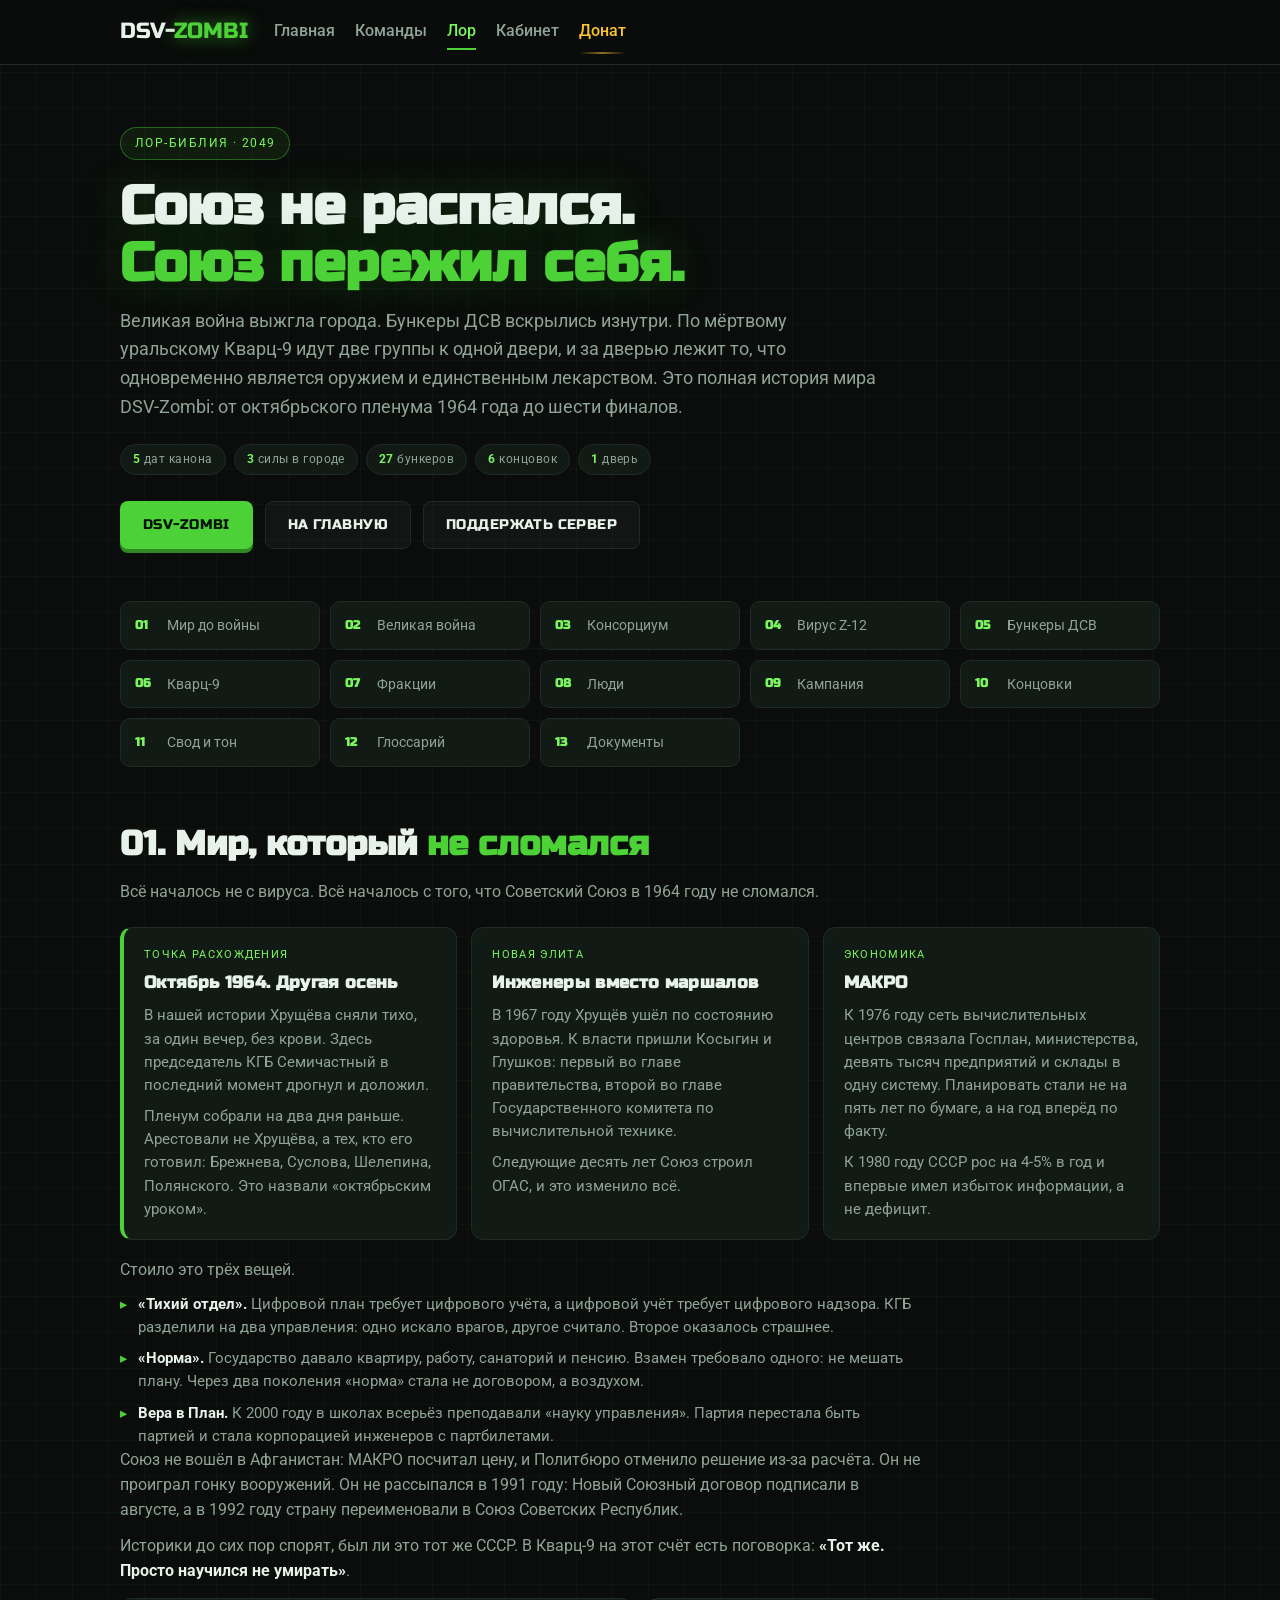
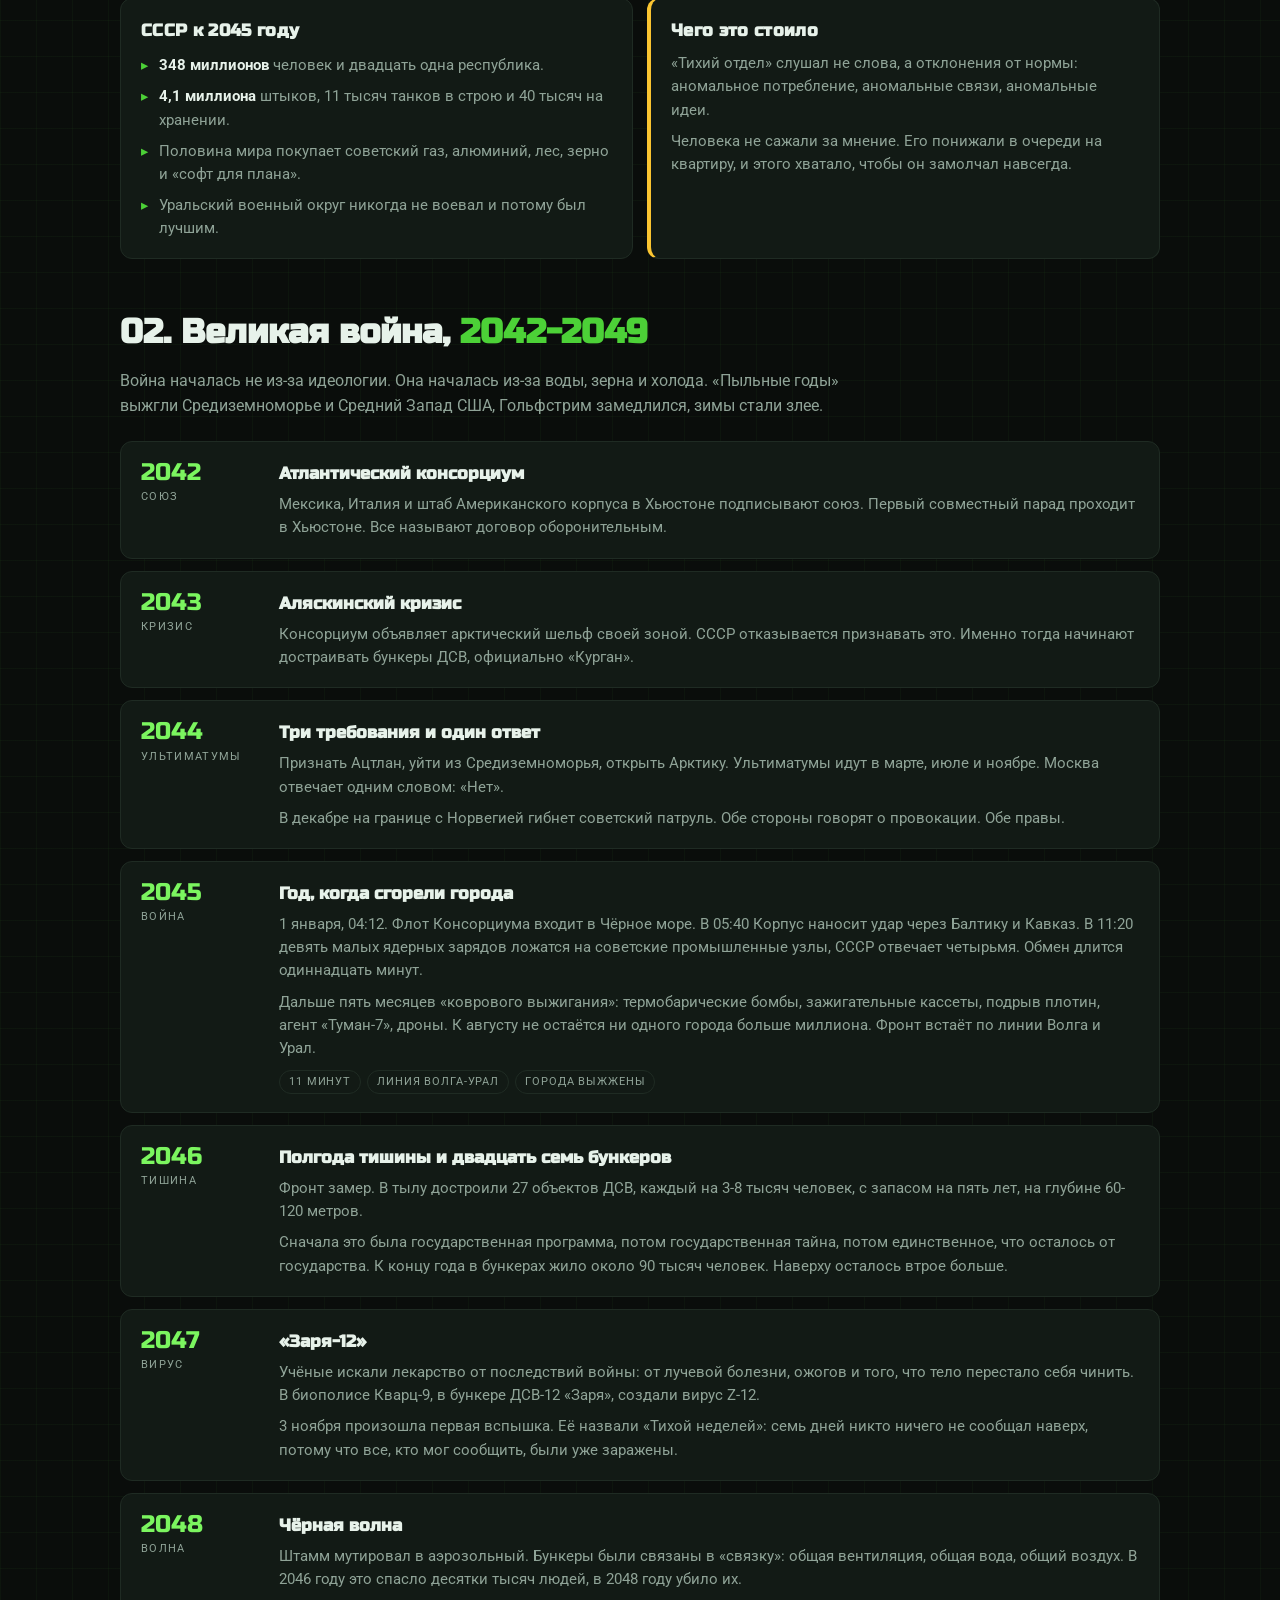
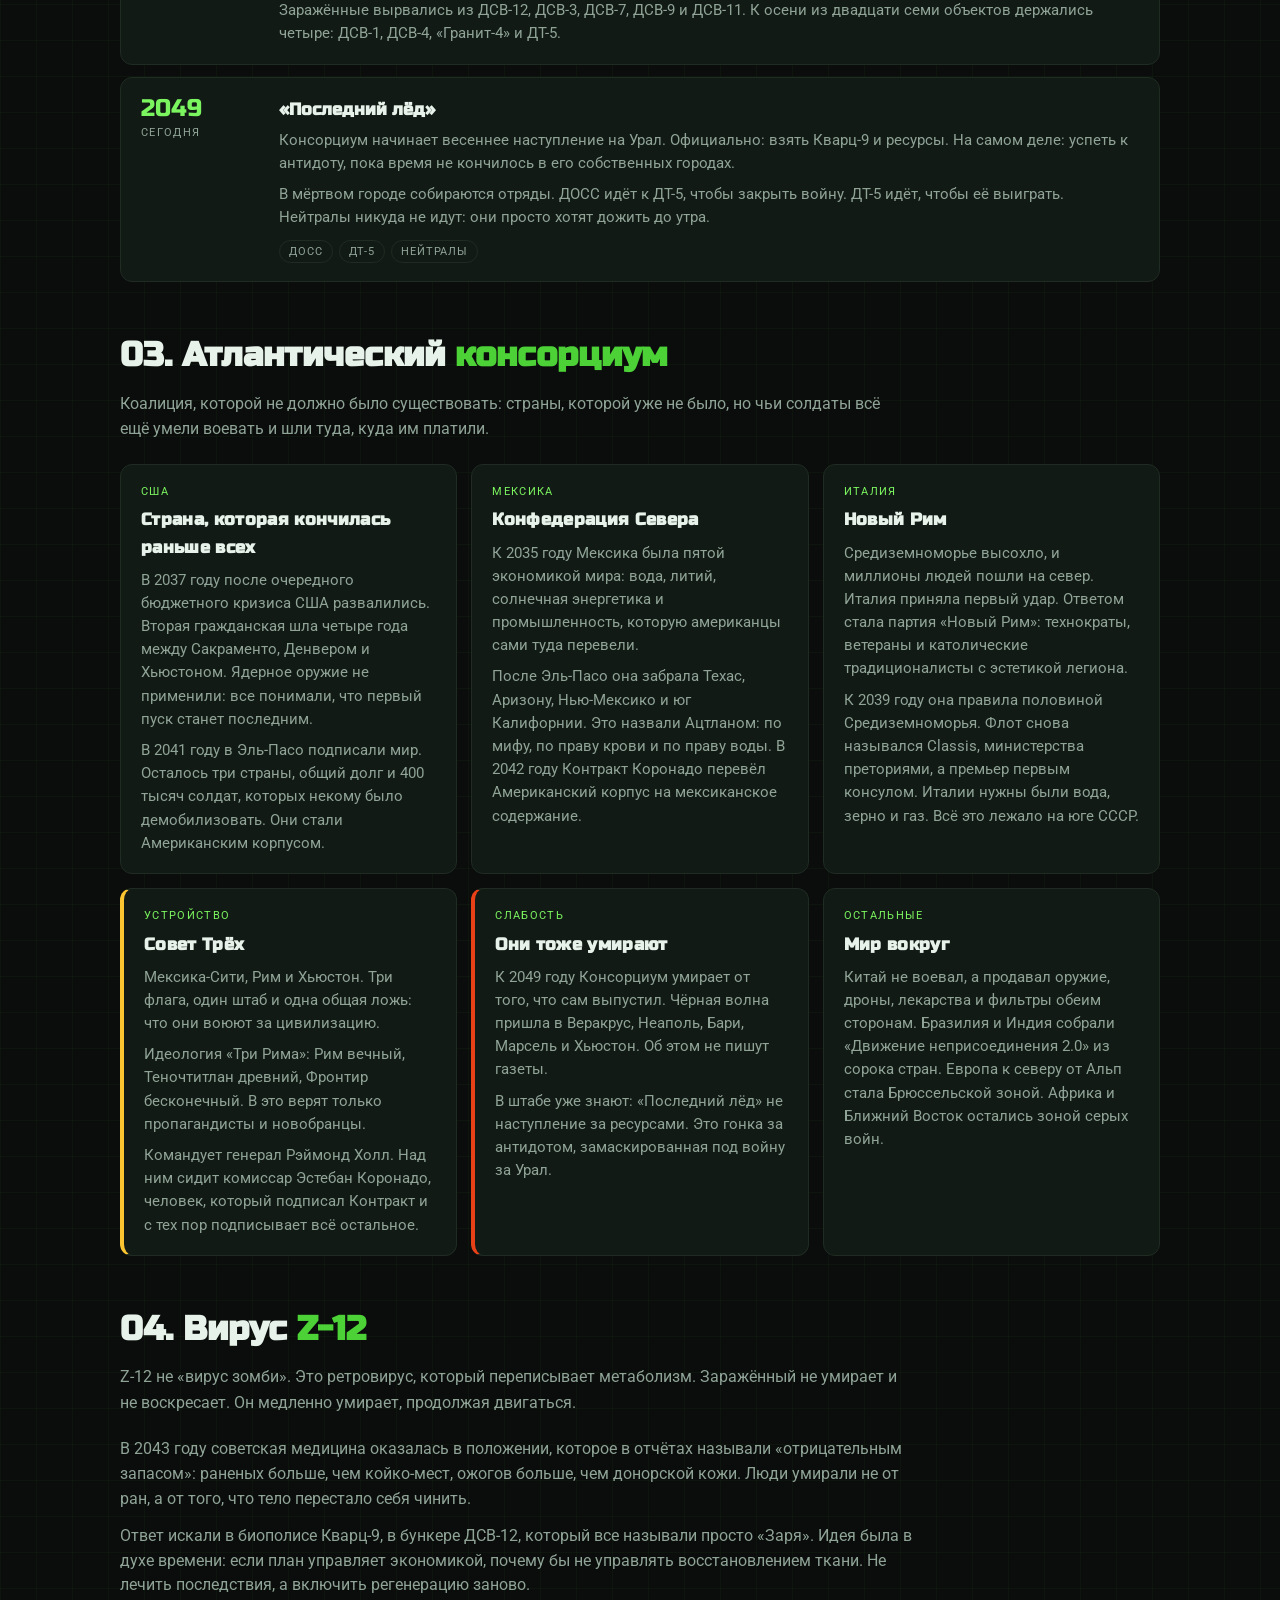
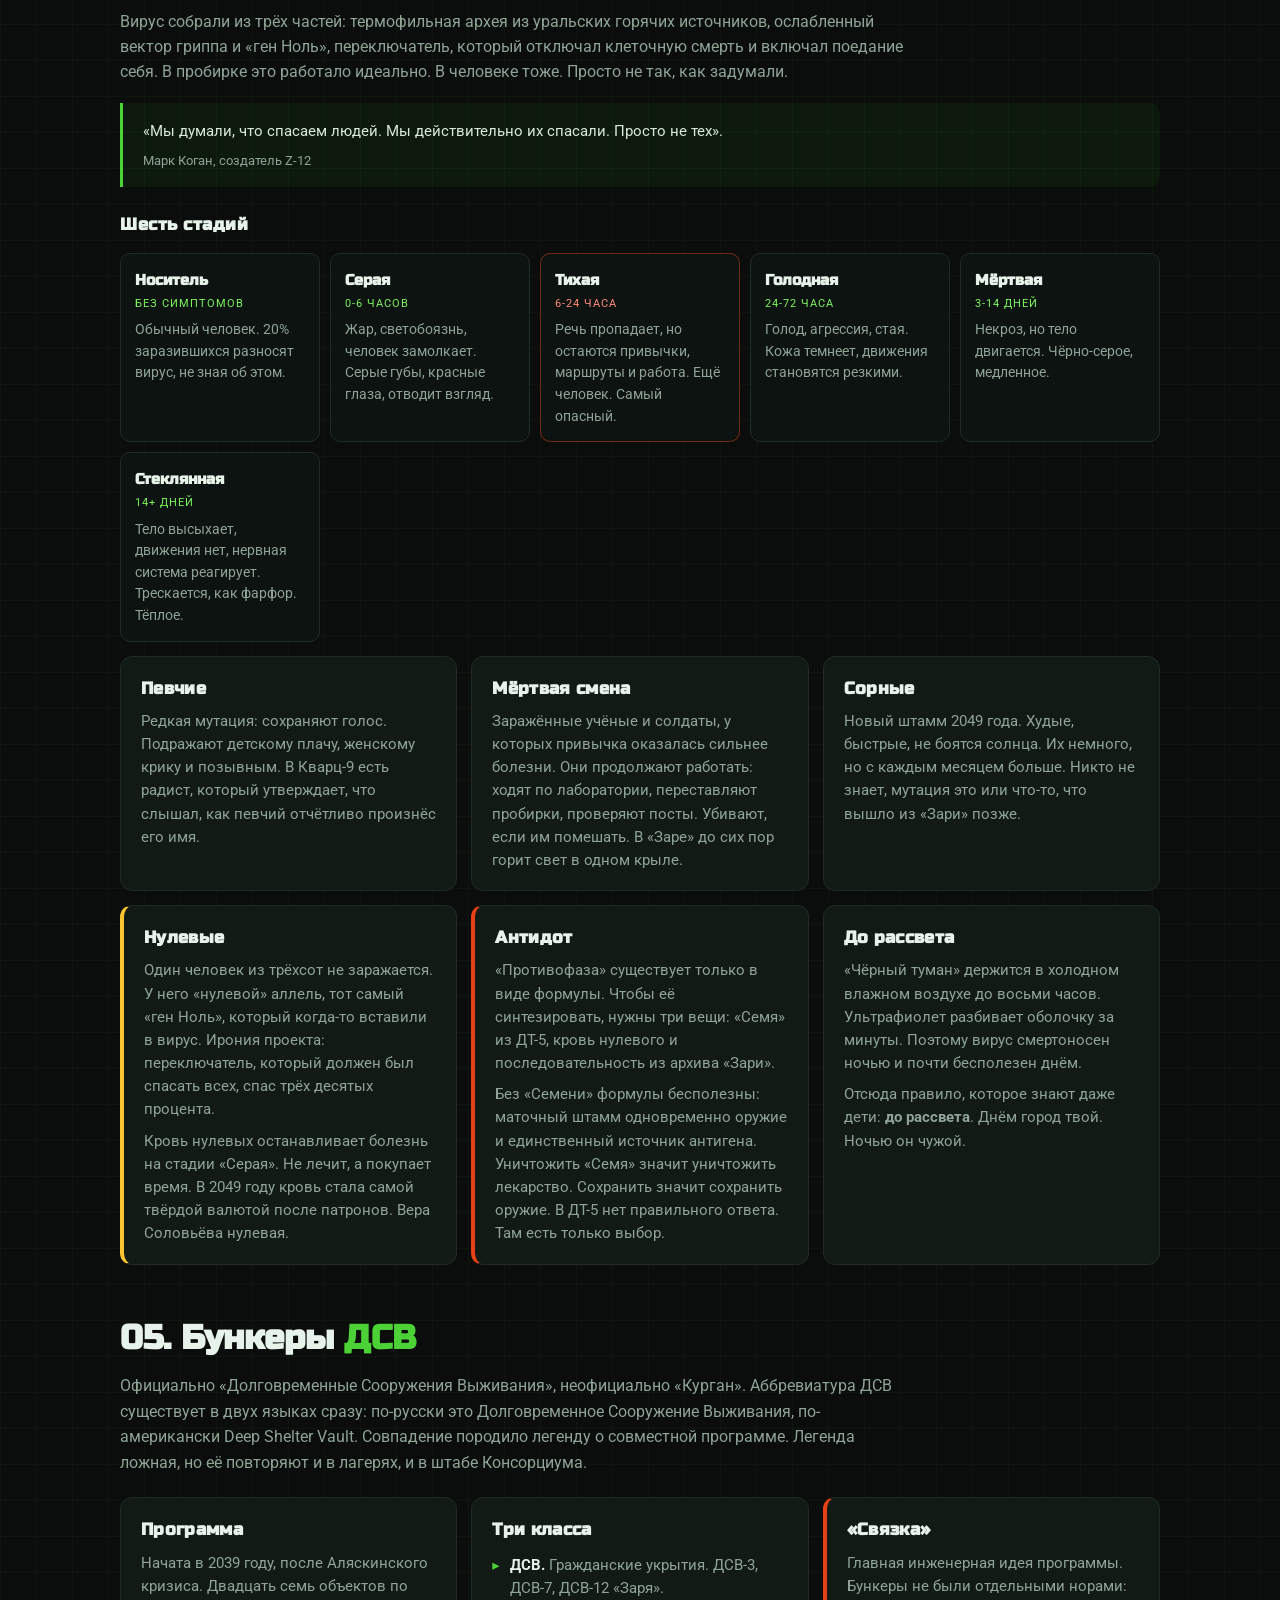
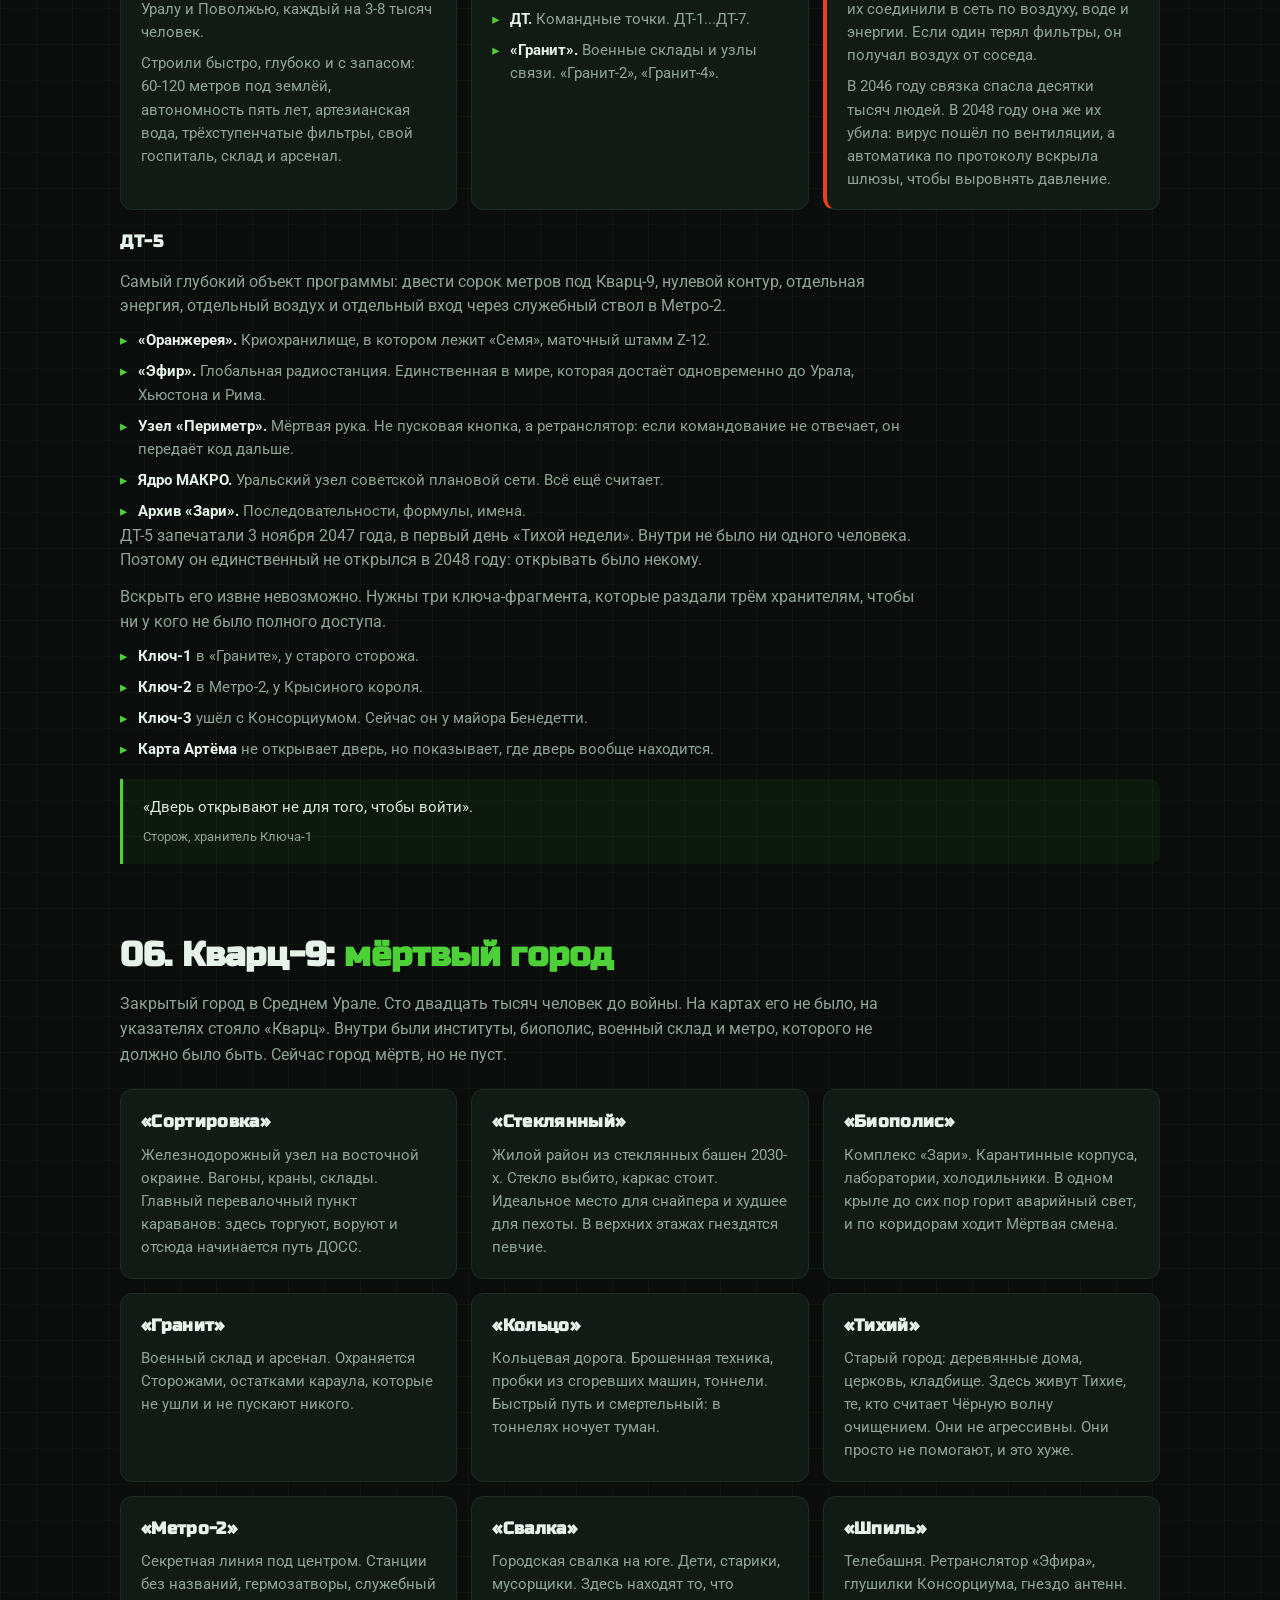
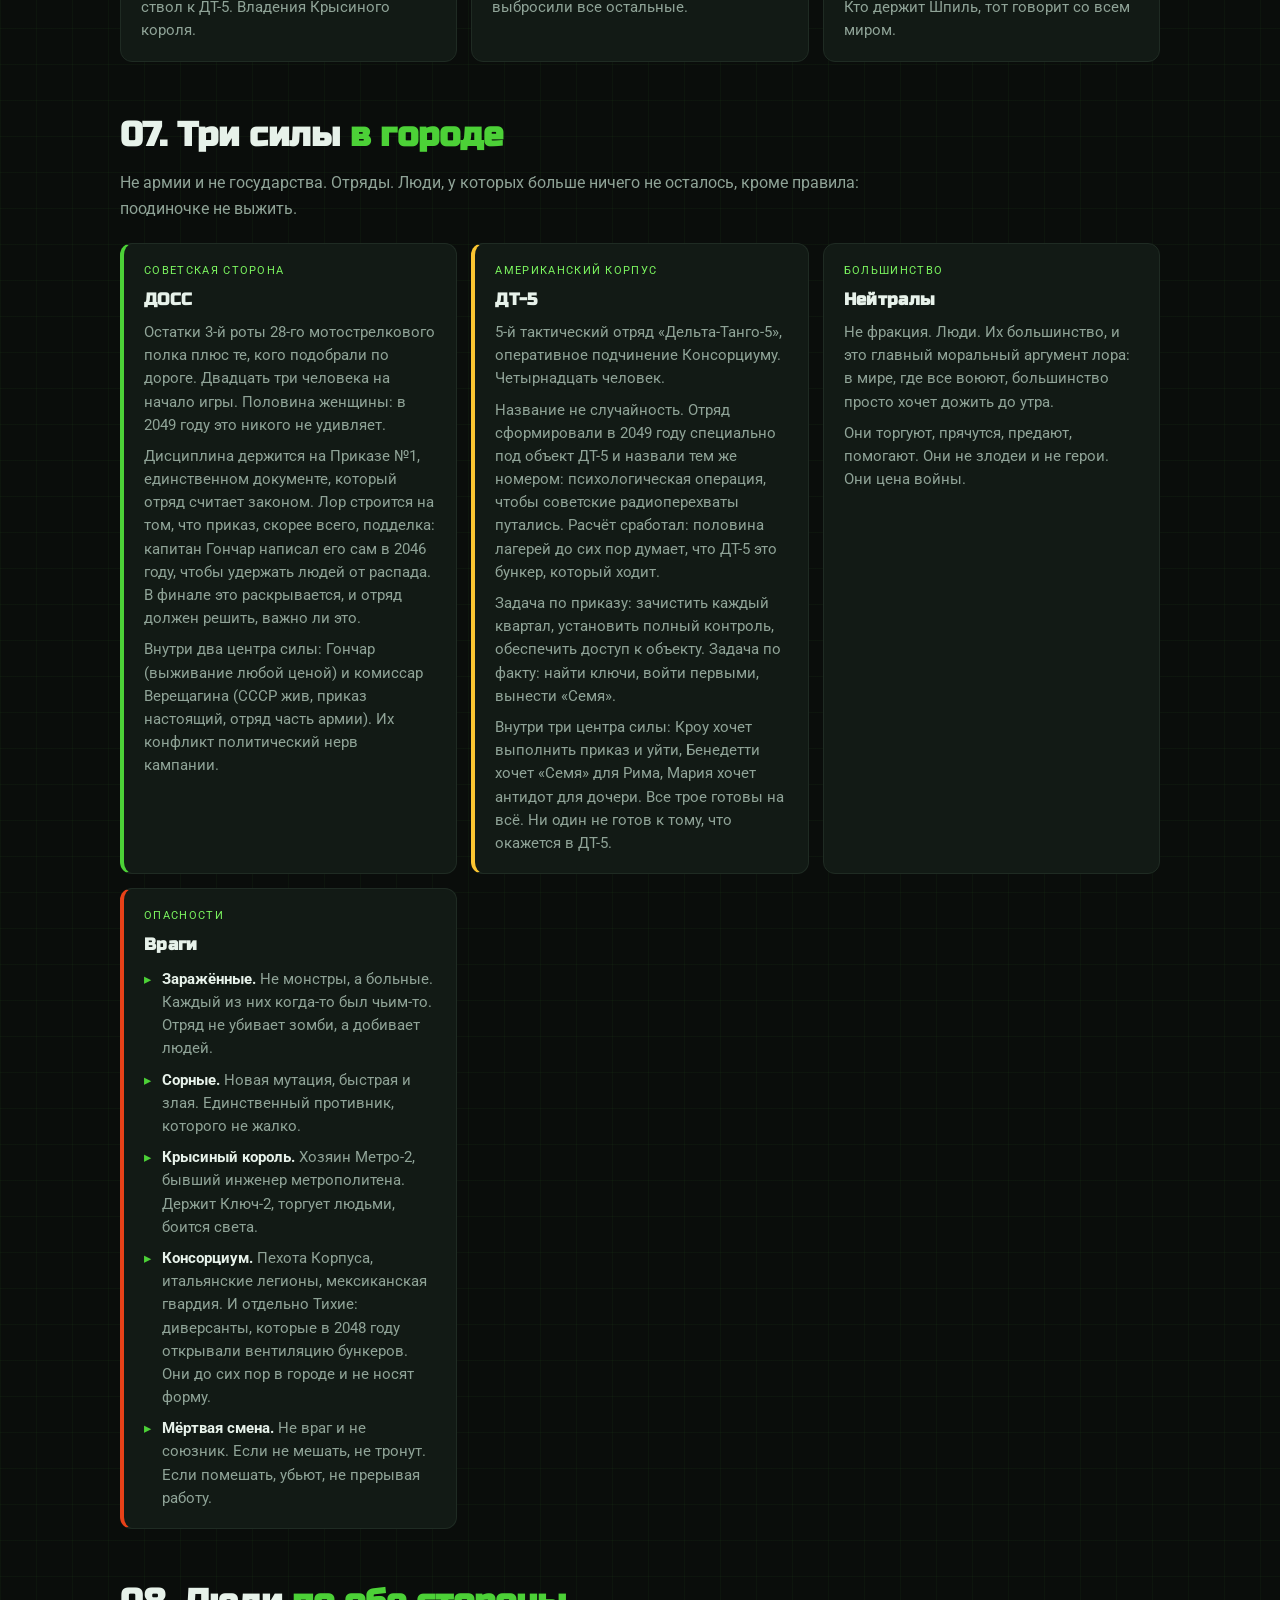
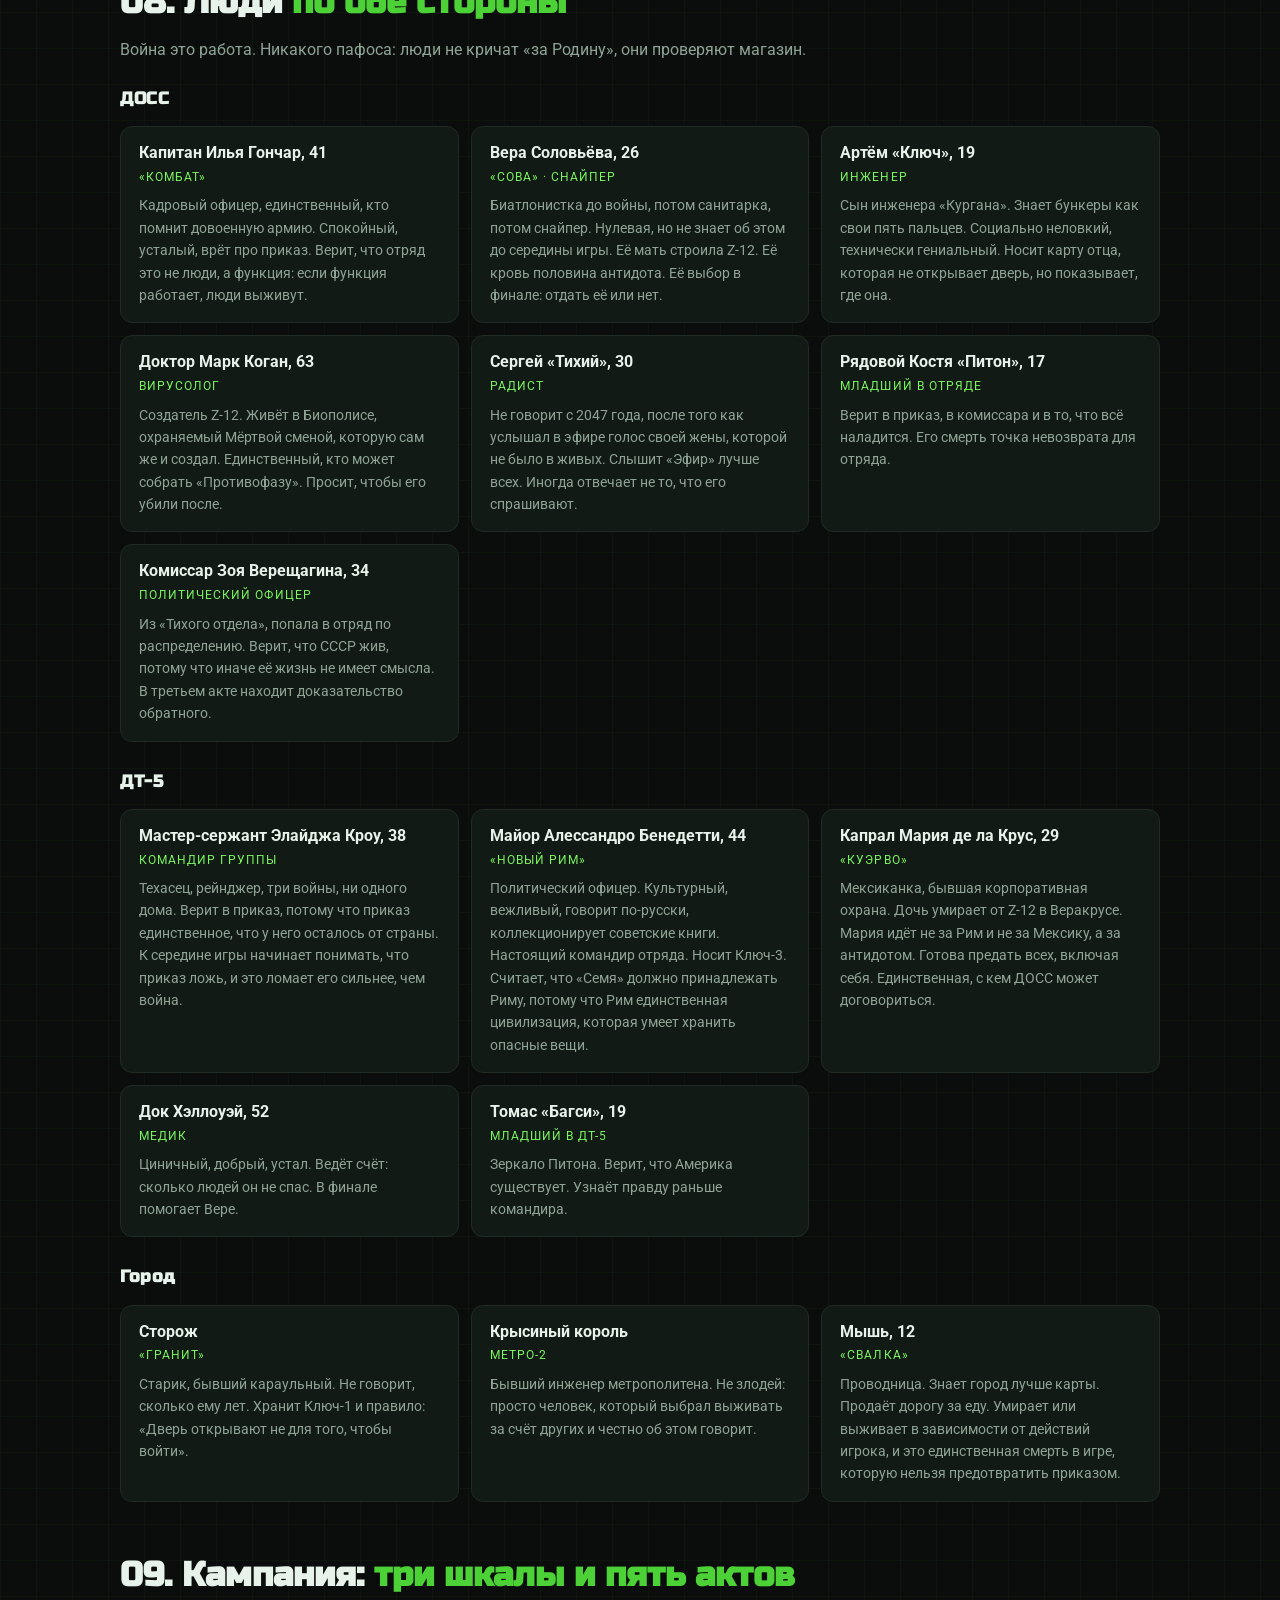
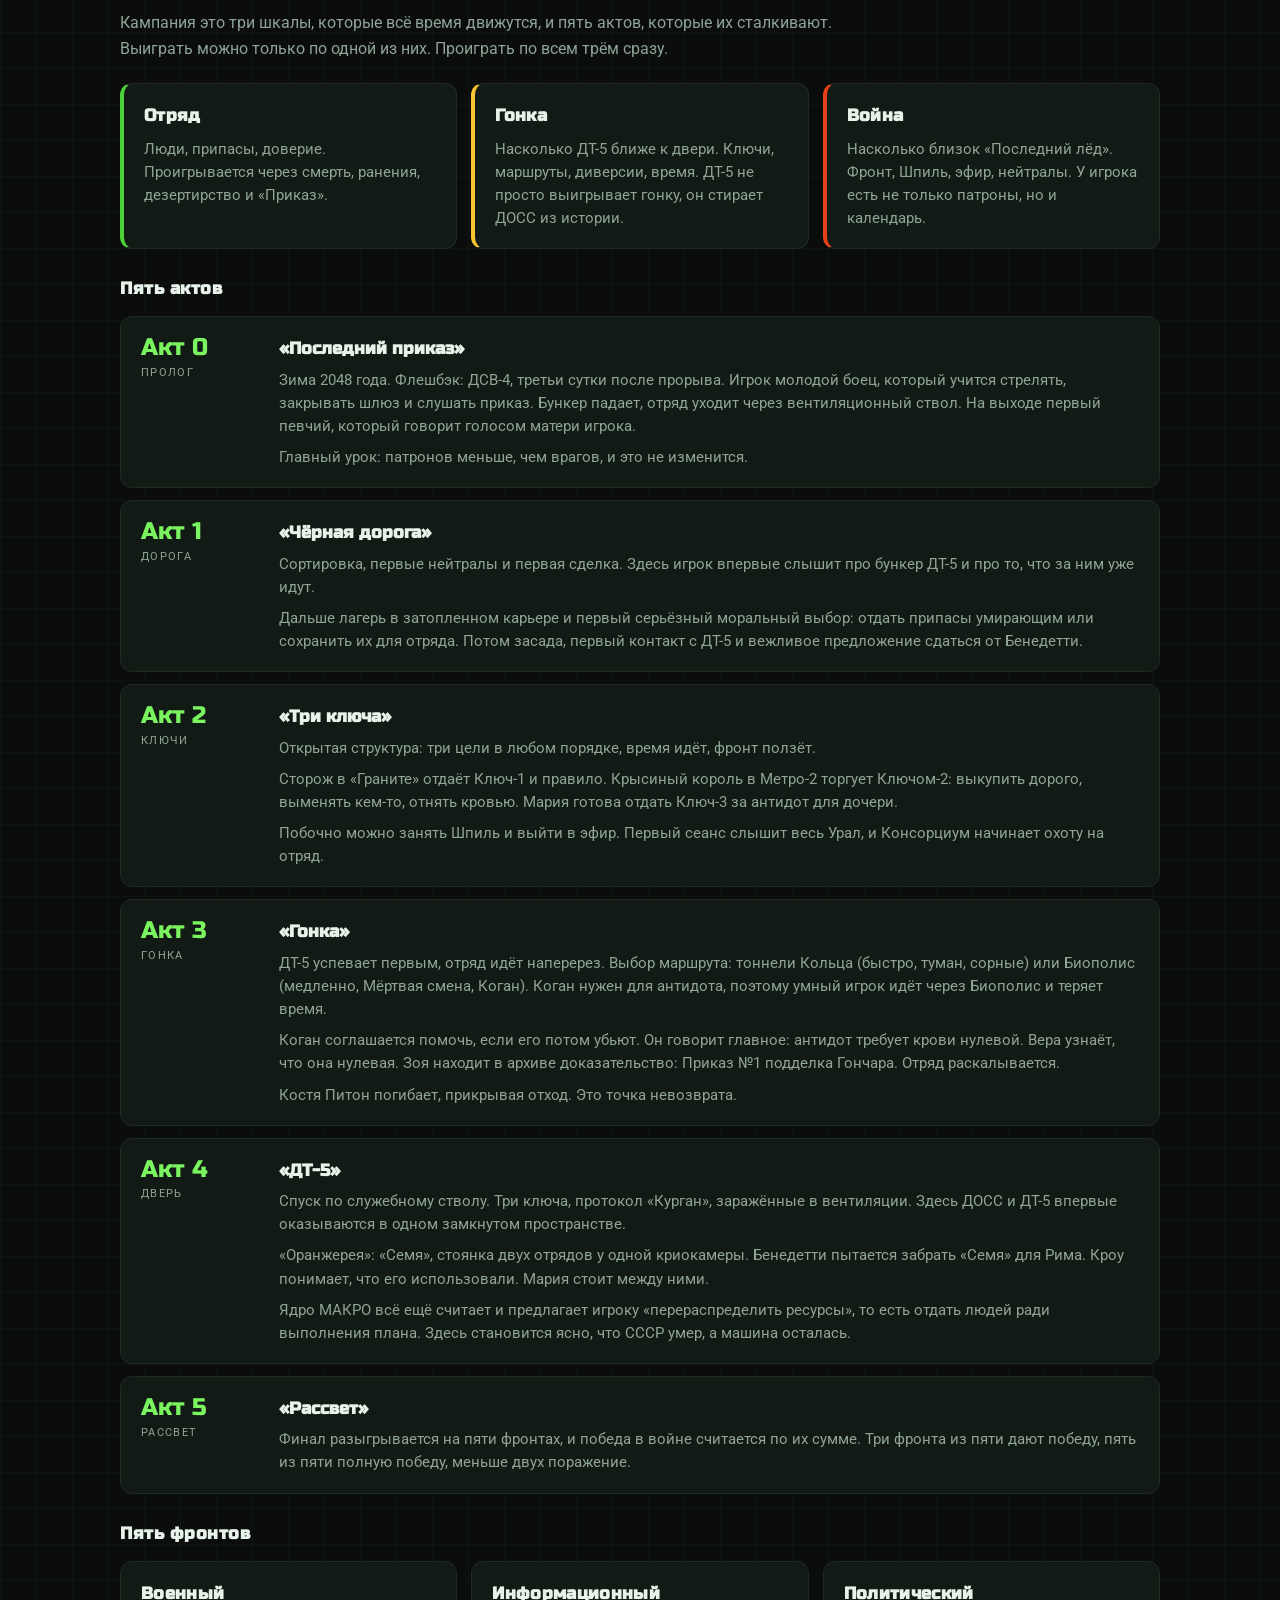
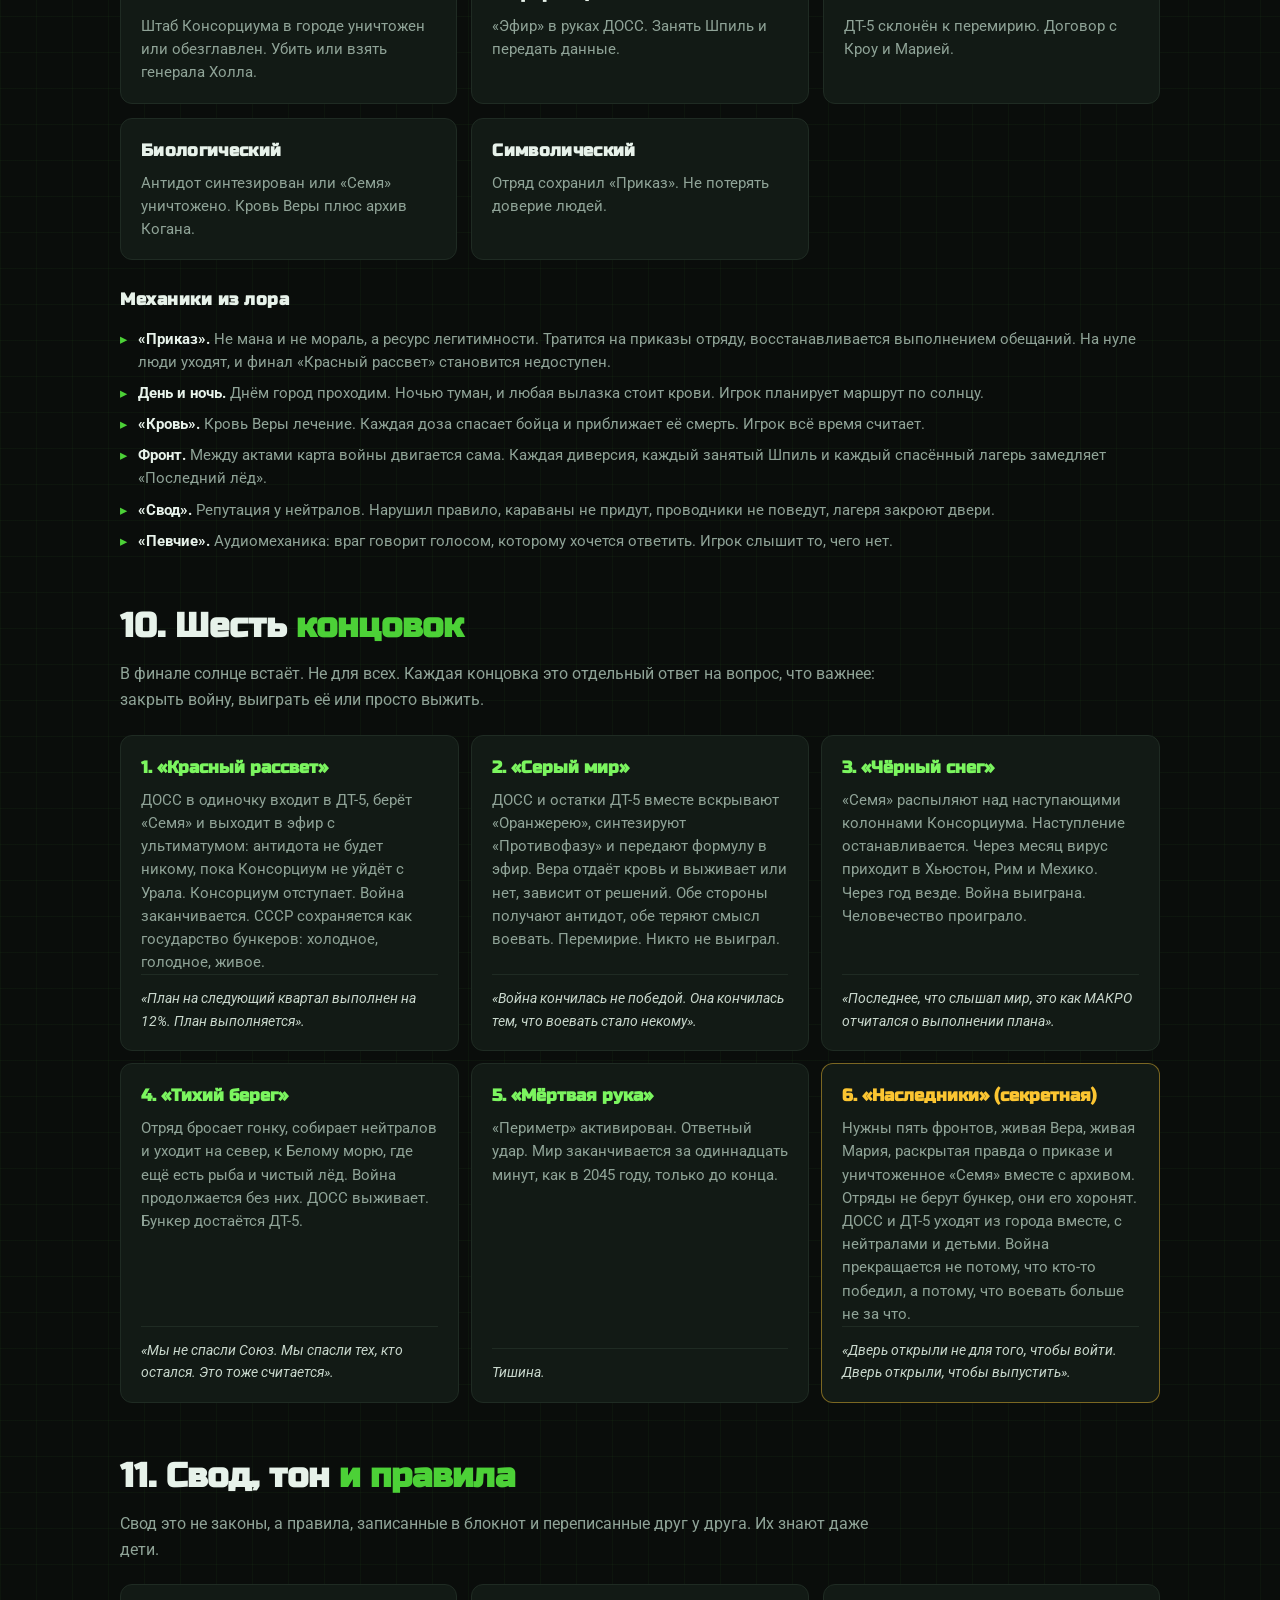
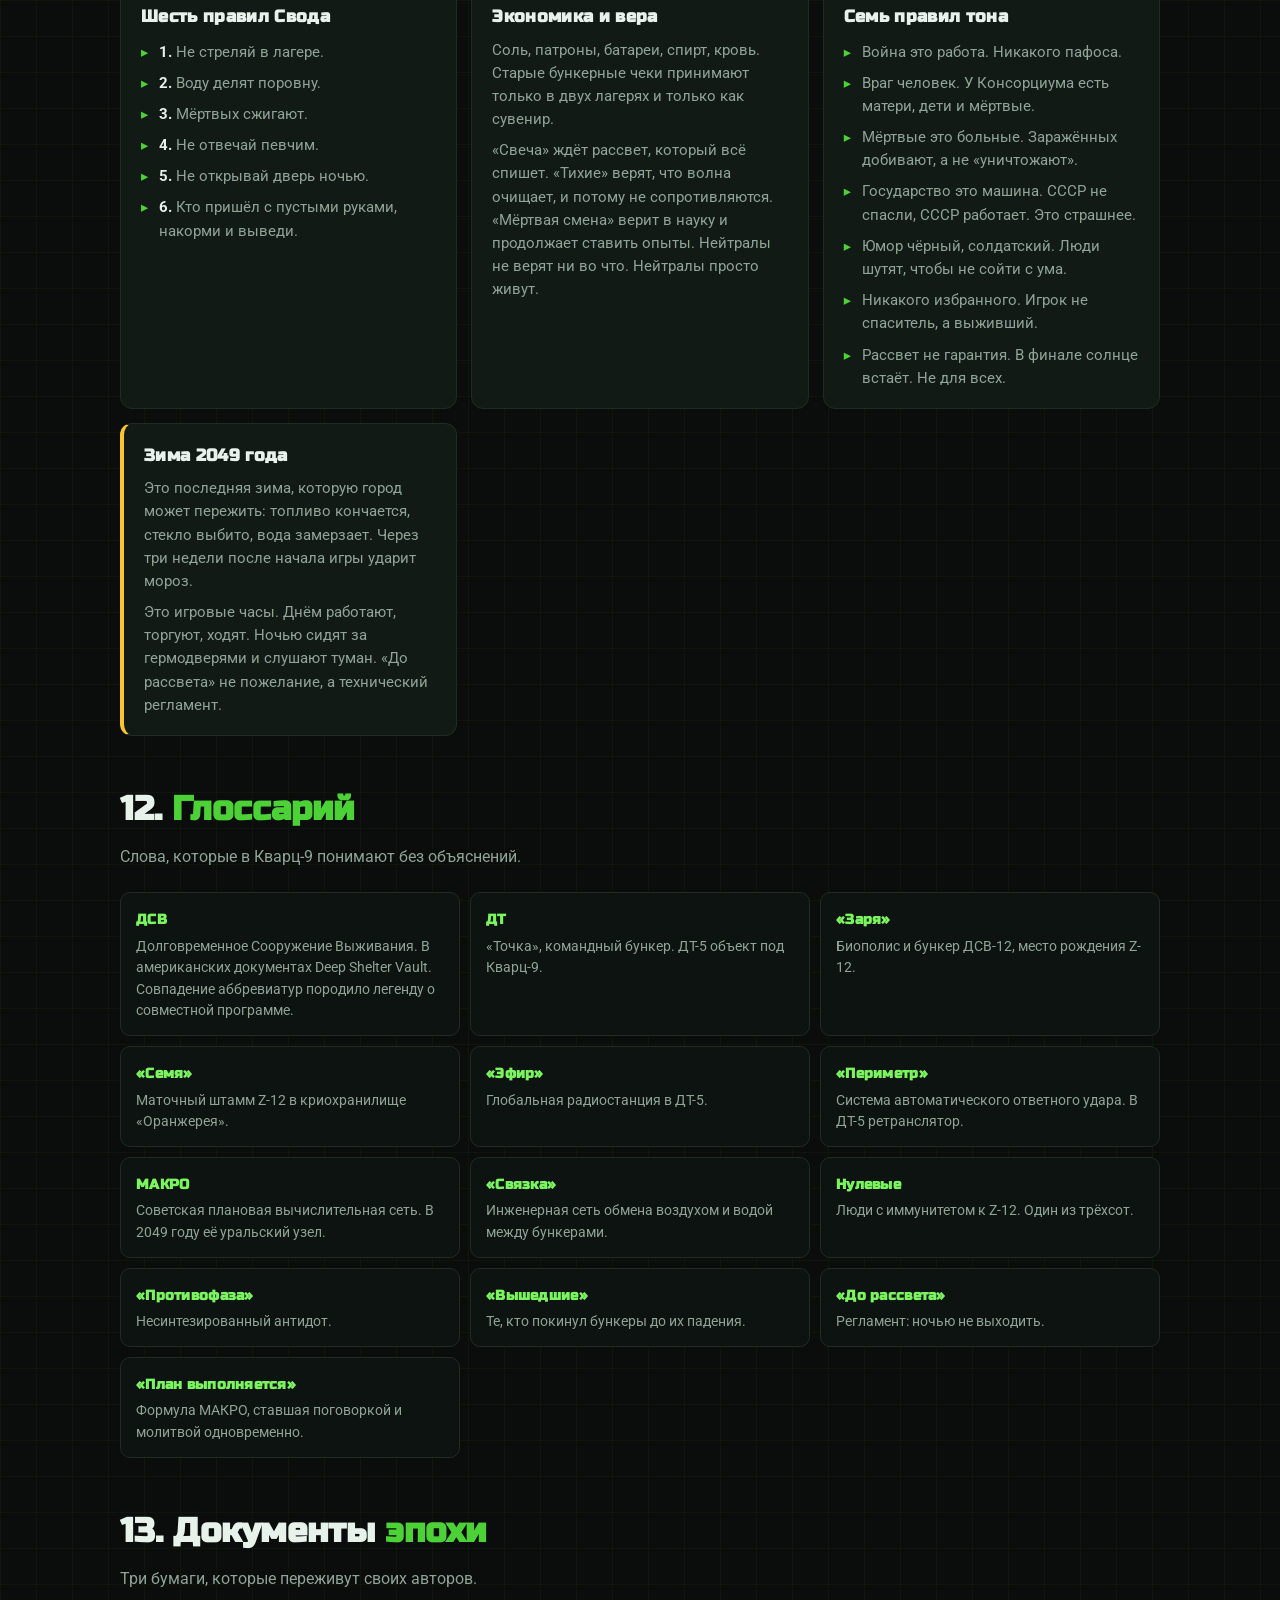
<file: lore.html>
<!DOCTYPE html>
<html lang="ru">
<head>
  <meta charset="UTF-8">
  <meta name="viewport" content="width=device-width, initial-scale=1.0">
  <meta name="description" content="Полная лор-библия DSV-Zombi: СССР после 1964 года, Великая война 2045, бункеры ДСВ, вирус Z-12, Чёрная волна, Кварц-9, ДОСС и ДТ-5, кампания и шесть концовок.">
  <title>Лор DSV-Zombi: мир, война, бункеры и концовки</title>
  <link rel="icon" href="favicon.svg" type="image/svg+xml">
  <link rel="preconnect" href="https://fonts.googleapis.com">
  <link rel="preconnect" href="https://fonts.gstatic.com" crossorigin>
  <link href="https://fonts.googleapis.com/css2?family=Russo+One&family=Roboto:wght@400;500;700&display=swap" rel="stylesheet">
  <link rel="stylesheet" href="css/style.css?v=14">
  <link rel="manifest" href="manifest.webmanifest">
  <meta name="theme-color" content="#101410">
</head>
<body>

<header class="header">
  <div class="container header__inner">
    <a class="logo" href="index.html#/home">DSV-<span>ZOMBI</span></a>
    <nav class="nav">
      <a href="index.html#/home">Главная</a>
      <a href="index.html#/teams">Команды</a>
      <a href="lore.html" class="active">Лор</a>
      <a href="index.html#/account">Кабинет</a>
      <a href="https://dsv-zombi.easydonate.ru/" class="nav-donate" rel="noopener">Донат</a>
    </nav>
  </div>
</header>

<main class="container lore-body">

  <section class="lore-hero">
    <span class="lore-kicker">Лор-библия · 2049</span>
    <h1>Союз не распался.<br><span>Союз пережил себя.</span></h1>
    <p class="lore-hero__lead">Великая война выжгла города. Бункеры ДСВ вскрылись изнутри. По мёртвому уральскому Кварц-9 идут две группы к одной двери, и за дверью лежит то, что одновременно является оружием и единственным лекарством. Это полная история мира DSV-Zombi: от октябрьского пленума 1964 года до шести финалов.</p>
    <div class="lore-meta">
      <span><b>5</b> дат канона</span>
      <span><b>3</b> силы в городе</span>
      <span><b>27</b> бункеров</span>
      <span><b>6</b> концовок</span>
      <span><b>1</b> дверь</span>
    </div>
    <div class="lore-actions">
      <a class="btn btn--primary" href="https://discord.gg/4vcDRqMnz3" target="_blank" rel="noopener" title="Discord-сервер DSV-Zombi">DSV-Zombi</a>
      <a class="btn btn--ghost" href="index.html#/home">На главную</a>
      <a class="btn btn--ghost" href="https://dsv-zombi.easydonate.ru/" rel="noopener">Поддержать сервер</a>
    </div>
  </section>

  <nav class="lore-toc" aria-label="Содержание">
    <a href="#world"><b>01</b> Мир до войны</a>
    <a href="#war"><b>02</b> Великая война</a>
    <a href="#consortium"><b>03</b> Консорциум</a>
    <a href="#virus"><b>04</b> Вирус Z-12</a>
    <a href="#vaults"><b>05</b> Бункеры ДСВ</a>
    <a href="#city"><b>06</b> Кварц-9</a>
    <a href="#factions"><b>07</b> Фракции</a>
    <a href="#people"><b>08</b> Люди</a>
    <a href="#campaign"><b>09</b> Кампания</a>
    <a href="#endings"><b>10</b> Концовки</a>
    <a href="#rules"><b>11</b> Свод и тон</a>
    <a href="#glossary"><b>12</b> Глоссарий</a>
    <a href="#docs"><b>13</b> Документы</a>
  </nav>

  <section class="lore-section" id="world">
    <h2>01. Мир, который <span>не сломался</span></h2>
    <p class="lore-lead">Всё началось не с вируса. Всё началось с того, что Советский Союз в 1964 году не сломался.</p>

    <div class="lore-grid">
      <article class="lore-card lore-card--accent">
        <span class="lore-card__label">Точка расхождения</span>
        <h3>Октябрь 1964. Другая осень</h3>
        <p>В нашей истории Хрущёва сняли тихо, за один вечер, без крови. Здесь председатель КГБ Семичастный в последний момент дрогнул и доложил.</p>
        <p>Пленум собрали на два дня раньше. Арестовали не Хрущёва, а тех, кто его готовил: Брежнева, Суслова, Шелепина, Полянского. Это назвали «октябрьским уроком».</p>
      </article>

      <article class="lore-card">
        <span class="lore-card__label">Новая элита</span>
        <h3>Инженеры вместо маршалов</h3>
        <p>В 1967 году Хрущёв ушёл по состоянию здоровья. К власти пришли Косыгин и Глушков: первый во главе правительства, второй во главе Государственного комитета по вычислительной технике.</p>
        <p>Следующие десять лет Союз строил ОГАС, и это изменило всё.</p>
      </article>

      <article class="lore-card">
        <span class="lore-card__label">Экономика</span>
        <h3>МАКРО</h3>
        <p>К 1976 году сеть вычислительных центров связала Госплан, министерства, девять тысяч предприятий и склады в одну систему. Планировать стали не на пять лет по бумаге, а на год вперёд по факту.</p>
        <p>К 1980 году СССР рос на 4-5% в год и впервые имел избыток информации, а не дефицит.</p>
      </article>
    </div>

    <div class="lore-text" style="margin-top:18px">
      <p>Стоило это трёх вещей.</p>
      <ul class="lore-list">
        <li><b>«Тихий отдел».</b> Цифровой план требует цифрового учёта, а цифровой учёт требует цифрового надзора. КГБ разделили на два управления: одно искало врагов, другое считало. Второе оказалось страшнее.</li>
        <li><b>«Норма».</b> Государство давало квартиру, работу, санаторий и пенсию. Взамен требовало одного: не мешать плану. Через два поколения «норма» стала не договором, а воздухом.</li>
        <li><b>Вера в План.</b> К 2000 году в школах всерьёз преподавали «науку управления». Партия перестала быть партией и стала корпорацией инженеров с партбилетами.</li>
      </ul>
      <p>Союз не вошёл в Афганистан: МАКРО посчитал цену, и Политбюро отменило решение из-за расчёта. Он не проиграл гонку вооружений. Он не рассыпался в 1991 году: Новый Союзный договор подписали в августе, а в 1992 году страну переименовали в Союз Советских Республик.</p>
      <p>Историки до сих пор спорят, был ли это тот же СССР. В Кварц-9 на этот счёт есть поговорка: <strong>«Тот же. Просто научился не умирать»</strong>.</p>
    </div>

    <div class="lore-grid" style="margin-top:14px">
      <article class="lore-card">
        <h3>СССР к 2045 году</h3>
        <ul class="lore-list">
          <li><b>348 миллионов</b> человек и двадцать одна республика.</li>
          <li><b>4,1 миллиона</b> штыков, 11 тысяч танков в строю и 40 тысяч на хранении.</li>
          <li>Половина мира покупает советский газ, алюминий, лес, зерно и «софт для плана».</li>
          <li>Уральский военный округ никогда не воевал и потому был лучшим.</li>
        </ul>
      </article>
      <article class="lore-card lore-card--amber">
        <h3>Чего это стоило</h3>
        <p>«Тихий отдел» слушал не слова, а отклонения от нормы: аномальное потребление, аномальные связи, аномальные идеи.</p>
        <p>Человека не сажали за мнение. Его понижали в очереди на квартиру, и этого хватало, чтобы он замолчал навсегда.</p>
      </article>
    </div>
  </section>

  <section class="lore-section" id="war">
    <h2>02. Великая война, <span>2042-2049</span></h2>
    <p class="lore-lead">Война началась не из-за идеологии. Она началась из-за воды, зерна и холода. «Пыльные годы» выжгли Средиземноморье и Средний Запад США, Гольфстрим замедлился, зимы стали злее.</p>

    <div class="lore-years">
      <article class="lore-year">
        <div class="lore-year__num">2042<small>союз</small></div>
        <div>
          <h3>Атлантический консорциум</h3>
          <p>Мексика, Италия и штаб Американского корпуса в Хьюстоне подписывают союз. Первый совместный парад проходит в Хьюстоне. Все называют договор оборонительным.</p>
        </div>
      </article>
      <article class="lore-year">
        <div class="lore-year__num">2043<small>кризис</small></div>
        <div>
          <h3>Аляскинский кризис</h3>
          <p>Консорциум объявляет арктический шельф своей зоной. СССР отказывается признавать это. Именно тогда начинают достраивать бункеры ДСВ, официально «Курган».</p>
        </div>
      </article>
      <article class="lore-year">
        <div class="lore-year__num">2044<small>ультиматумы</small></div>
        <div>
          <h3>Три требования и один ответ</h3>
          <p>Признать Ацтлан, уйти из Средиземноморья, открыть Арктику. Ультиматумы идут в марте, июле и ноябре. Москва отвечает одним словом: «Нет».</p>
          <p>В декабре на границе с Норвегией гибнет советский патруль. Обе стороны говорят о провокации. Обе правы.</p>
        </div>
      </article>
      <article class="lore-year">
        <div class="lore-year__num">2045<small>война</small></div>
        <div>
          <h3>Год, когда сгорели города</h3>
          <p>1 января, 04:12. Флот Консорциума входит в Чёрное море. В 05:40 Корпус наносит удар через Балтику и Кавказ. В 11:20 девять малых ядерных зарядов ложатся на советские промышленные узлы, СССР отвечает четырьмя. Обмен длится одиннадцать минут.</p>
          <p>Дальше пять месяцев «коврового выжигания»: термобарические бомбы, зажигательные кассеты, подрыв плотин, агент «Туман-7», дроны. К августу не остаётся ни одного города больше миллиона. Фронт встаёт по линии Волга и Урал.</p>
          <div class="lore-tags"><span class="lore-tag">11 минут</span><span class="lore-tag">линия Волга-Урал</span><span class="lore-tag">города выжжены</span></div>
        </div>
      </article>
      <article class="lore-year">
        <div class="lore-year__num">2046<small>тишина</small></div>
        <div>
          <h3>Полгода тишины и двадцать семь бункеров</h3>
          <p>Фронт замер. В тылу достроили 27 объектов ДСВ, каждый на 3-8 тысяч человек, с запасом на пять лет, на глубине 60-120 метров.</p>
          <p>Сначала это была государственная программа, потом государственная тайна, потом единственное, что осталось от государства. К концу года в бункерах жило около 90 тысяч человек. Наверху осталось втрое больше.</p>
        </div>
      </article>
      <article class="lore-year">
        <div class="lore-year__num">2047<small>вирус</small></div>
        <div>
          <h3>«Заря-12»</h3>
          <p>Учёные искали лекарство от последствий войны: от лучевой болезни, ожогов и того, что тело перестало себя чинить. В биополисе Кварц-9, в бункере ДСВ-12 «Заря», создали вирус Z-12.</p>
          <p>3 ноября произошла первая вспышка. Её назвали «Тихой неделей»: семь дней никто ничего не сообщал наверх, потому что все, кто мог сообщить, были уже заражены.</p>
        </div>
      </article>
      <article class="lore-year">
        <div class="lore-year__num">2048<small>волна</small></div>
        <div>
          <h3>Чёрная волна</h3>
          <p>Штамм мутировал в аэрозольный. Бункеры были связаны в «связку»: общая вентиляция, общая вода, общий воздух. В 2046 году это спасло десятки тысяч людей, в 2048 году убило их.</p>
          <p>Заражённые вырвались из ДСВ-12, ДСВ-3, ДСВ-7, ДСВ-9 и ДСВ-11. К осени из двадцати семи объектов держались четыре: ДСВ-1, ДСВ-4, «Гранит-4» и ДТ-5.</p>
        </div>
      </article>
      <article class="lore-year">
        <div class="lore-year__num">2049<small>сегодня</small></div>
        <div>
          <h3>«Последний лёд»</h3>
          <p>Консорциум начинает весеннее наступление на Урал. Официально: взять Кварц-9 и ресурсы. На самом деле: успеть к антидоту, пока время не кончилось в его собственных городах.</p>
          <p>В мёртвом городе собираются отряды. ДОСС идёт к ДТ-5, чтобы закрыть войну. ДТ-5 идёт, чтобы её выиграть. Нейтралы никуда не идут: они просто хотят дожить до утра.</p>
          <div class="lore-tags"><span class="lore-tag">ДОСС</span><span class="lore-tag">ДТ-5</span><span class="lore-tag">нейтралы</span></div>
        </div>
      </article>
    </div>
  </section>

  <section class="lore-section" id="consortium">
    <h2>03. Атлантический <span>консорциум</span></h2>
    <p class="lore-lead">Коалиция, которой не должно было существовать: страны, которой уже не было, но чьи солдаты всё ещё умели воевать и шли туда, куда им платили.</p>

    <div class="lore-grid">
      <article class="lore-card">
        <span class="lore-card__label">США</span>
        <h3>Страна, которая кончилась раньше всех</h3>
        <p>В 2037 году после очередного бюджетного кризиса США развалились. Вторая гражданская шла четыре года между Сакраменто, Денвером и Хьюстоном. Ядерное оружие не применили: все понимали, что первый пуск станет последним.</p>
        <p>В 2041 году в Эль-Пасо подписали мир. Осталось три страны, общий долг и 400 тысяч солдат, которых некому было демобилизовать. Они стали Американским корпусом.</p>
      </article>
      <article class="lore-card">
        <span class="lore-card__label">Мексика</span>
        <h3>Конфедерация Севера</h3>
        <p>К 2035 году Мексика была пятой экономикой мира: вода, литий, солнечная энергетика и промышленность, которую американцы сами туда перевели.</p>
        <p>После Эль-Пасо она забрала Техас, Аризону, Нью-Мексико и юг Калифорнии. Это назвали Ацтланом: по мифу, по праву крови и по праву воды. В 2042 году Контракт Коронадо перевёл Американский корпус на мексиканское содержание.</p>
      </article>
      <article class="lore-card">
        <span class="lore-card__label">Италия</span>
        <h3>Новый Рим</h3>
        <p>Средиземноморье высохло, и миллионы людей пошли на север. Италия приняла первый удар. Ответом стала партия «Новый Рим»: технократы, ветераны и католические традиционалисты с эстетикой легиона.</p>
        <p>К 2039 году она правила половиной Средиземноморья. Флот снова назывался Classis, министерства преториями, а премьер первым консулом. Италии нужны были вода, зерно и газ. Всё это лежало на юге СССР.</p>
      </article>
      <article class="lore-card lore-card--amber">
        <span class="lore-card__label">Устройство</span>
        <h3>Совет Трёх</h3>
        <p>Мексика-Сити, Рим и Хьюстон. Три флага, один штаб и одна общая ложь: что они воюют за цивилизацию.</p>
        <p>Идеология «Три Рима»: Рим вечный, Теночтитлан древний, Фронтир бесконечный. В это верят только пропагандисты и новобранцы.</p>
        <p>Командует генерал Рэймонд Холл. Над ним сидит комиссар Эстебан Коронадо, человек, который подписал Контракт и с тех пор подписывает всё остальное.</p>
      </article>
      <article class="lore-card lore-card--red">
        <span class="lore-card__label">Слабость</span>
        <h3>Они тоже умирают</h3>
        <p>К 2049 году Консорциум умирает от того, что сам выпустил. Чёрная волна пришла в Веракрус, Неаполь, Бари, Марсель и Хьюстон. Об этом не пишут газеты.</p>
        <p>В штабе уже знают: «Последний лёд» не наступление за ресурсами. Это гонка за антидотом, замаскированная под войну за Урал.</p>
      </article>
      <article class="lore-card">
        <span class="lore-card__label">Остальные</span>
        <h3>Мир вокруг</h3>
        <p>Китай не воевал, а продавал оружие, дроны, лекарства и фильтры обеим сторонам. Бразилия и Индия собрали «Движение неприсоединения 2.0» из сорока стран. Европа к северу от Альп стала Брюссельской зоной. Африка и Ближний Восток остались зоной серых войн.</p>
      </article>
    </div>
  </section>

  <section class="lore-section" id="virus">
    <h2>04. Вирус <span>Z-12</span></h2>
    <p class="lore-lead">Z-12 не «вирус зомби». Это ретровирус, который переписывает метаболизм. Заражённый не умирает и не воскресает. Он медленно умирает, продолжая двигаться.</p>

    <div class="lore-text">
      <p>В 2043 году советская медицина оказалась в положении, которое в отчётах называли «отрицательным запасом»: раненых больше, чем койко-мест, ожогов больше, чем донорской кожи. Люди умирали не от ран, а от того, что тело перестало себя чинить.</p>
      <p>Ответ искали в биополисе Кварц-9, в бункере ДСВ-12, который все называли просто «Заря». Идея была в духе времени: если план управляет экономикой, почему бы не управлять восстановлением ткани. Не лечить последствия, а включить регенерацию заново.</p>
      <p>Вирус собрали из трёх частей: термофильная архея из уральских горячих источников, ослабленный вектор гриппа и «ген Ноль», переключатель, который отключал клеточную смерть и включал поедание себя. В пробирке это работало идеально. В человеке тоже. Просто не так, как задумали.</p>
    </div>

    <div class="lore-quote">
      «Мы думали, что спасаем людей. Мы действительно их спасали. Просто не тех».
      <cite>Марк Коган, создатель Z-12</cite>
    </div>

    <h3 class="block-title" style="margin-top:24px">Шесть стадий</h3>
    <div class="lore-stages">
      <div class="lore-stage">
        <b>Носитель</b>
        <i>без симптомов</i>
        <p>Обычный человек. 20% заразившихся разносят вирус, не зная об этом.</p>
      </div>
      <div class="lore-stage">
        <b>Серая</b>
        <i>0-6 часов</i>
        <p>Жар, светобоязнь, человек замолкает. Серые губы, красные глаза, отводит взгляд.</p>
      </div>
      <div class="lore-stage lore-stage--danger">
        <b>Тихая</b>
        <i>6-24 часа</i>
        <p>Речь пропадает, но остаются привычки, маршруты и работа. Ещё человек. Самый опасный.</p>
      </div>
      <div class="lore-stage">
        <b>Голодная</b>
        <i>24-72 часа</i>
        <p>Голод, агрессия, стая. Кожа темнеет, движения становятся резкими.</p>
      </div>
      <div class="lore-stage">
        <b>Мёртвая</b>
        <i>3-14 дней</i>
        <p>Некроз, но тело двигается. Чёрно-серое, медленное.</p>
      </div>
      <div class="lore-stage">
        <b>Стеклянная</b>
        <i>14+ дней</i>
        <p>Тело высыхает, движения нет, нервная система реагирует. Трескается, как фарфор. Тёплое.</p>
      </div>
    </div>

    <div class="lore-grid" style="margin-top:14px">
      <article class="lore-card">
        <h3>Певчие</h3>
        <p>Редкая мутация: сохраняют голос. Подражают детскому плачу, женскому крику и позывным. В Кварц-9 есть радист, который утверждает, что слышал, как певчий отчётливо произнёс его имя.</p>
      </article>
      <article class="lore-card">
        <h3>Мёртвая смена</h3>
        <p>Заражённые учёные и солдаты, у которых привычка оказалась сильнее болезни. Они продолжают работать: ходят по лаборатории, переставляют пробирки, проверяют посты. Убивают, если им помешать. В «Заре» до сих пор горит свет в одном крыле.</p>
      </article>
      <article class="lore-card">
        <h3>Сорные</h3>
        <p>Новый штамм 2049 года. Худые, быстрые, не боятся солнца. Их немного, но с каждым месяцем больше. Никто не знает, мутация это или что-то, что вышло из «Зари» позже.</p>
      </article>
      <article class="lore-card lore-card--amber">
        <h3>Нулевые</h3>
        <p>Один человек из трёхсот не заражается. У него «нулевой» аллель, тот самый «ген Ноль», который когда-то вставили в вирус. Ирония проекта: переключатель, который должен был спасать всех, спас трёх десятых процента.</p>
        <p>Кровь нулевых останавливает болезнь на стадии «Серая». Не лечит, а покупает время. В 2049 году кровь стала самой твёрдой валютой после патронов. Вера Соловьёва нулевая.</p>
      </article>
      <article class="lore-card lore-card--red">
        <h3>Антидот</h3>
        <p>«Противофаза» существует только в виде формулы. Чтобы её синтезировать, нужны три вещи: «Семя» из ДТ-5, кровь нулевого и последовательность из архива «Зари».</p>
        <p>Без «Семени» формулы бесполезны: маточный штамм одновременно оружие и единственный источник антигена. Уничтожить «Семя» значит уничтожить лекарство. Сохранить значит сохранить оружие. В ДТ-5 нет правильного ответа. Там есть только выбор.</p>
      </article>
      <article class="lore-card">
        <h3>До рассвета</h3>
        <p>«Чёрный туман» держится в холодном влажном воздухе до восьми часов. Ультрафиолет разбивает оболочку за минуты. Поэтому вирус смертоносен ночью и почти бесполезен днём.</p>
        <p>Отсюда правило, которое знают даже дети: <strong>до рассвета</strong>. Днём город твой. Ночью он чужой.</p>
      </article>
    </div>
  </section>

  <section class="lore-section" id="vaults">
    <h2>05. Бункеры <span>ДСВ</span></h2>
    <p class="lore-lead">Официально «Долговременные Сооружения Выживания», неофициально «Курган». Аббревиатура ДСВ существует в двух языках сразу: по-русски это Долговременное Сооружение Выживания, по-американски Deep Shelter Vault. Совпадение породило легенду о совместной программе. Легенда ложная, но её повторяют и в лагерях, и в штабе Консорциума.</p>

    <div class="lore-grid">
      <article class="lore-card">
        <h3>Программа</h3>
        <p>Начата в 2039 году, после Аляскинского кризиса. Двадцать семь объектов по Уралу и Поволжью, каждый на 3-8 тысяч человек.</p>
        <p>Строили быстро, глубоко и с запасом: 60-120 метров под землёй, автономность пять лет, артезианская вода, трёхступенчатые фильтры, свой госпиталь, склад и арсенал.</p>
      </article>
      <article class="lore-card">
        <h3>Три класса</h3>
        <ul class="lore-list">
          <li><b>ДСВ.</b> Гражданские укрытия. ДСВ-3, ДСВ-7, ДСВ-12 «Заря».</li>
          <li><b>ДТ.</b> Командные точки. ДТ-1...ДТ-7.</li>
          <li><b>«Гранит».</b> Военные склады и узлы связи. «Гранит-2», «Гранит-4».</li>
        </ul>
      </article>
      <article class="lore-card lore-card--red">
        <h3>«Связка»</h3>
        <p>Главная инженерная идея программы. Бункеры не были отдельными норами: их соединили в сеть по воздуху, воде и энергии. Если один терял фильтры, он получал воздух от соседа.</p>
        <p>В 2046 году связка спасла десятки тысяч людей. В 2048 году она же их убила: вирус пошёл по вентиляции, а автоматика по протоколу вскрыла шлюзы, чтобы выровнять давление.</p>
      </article>
    </div>

    <div class="lore-text" style="margin-top:18px">
      <h3 class="block-title">ДТ-5</h3>
      <p>Самый глубокий объект программы: двести сорок метров под Кварц-9, нулевой контур, отдельная энергия, отдельный воздух и отдельный вход через служебный ствол в Метро-2.</p>
      <ul class="lore-list">
        <li><b>«Оранжерея».</b> Криохранилище, в котором лежит «Семя», маточный штамм Z-12.</li>
        <li><b>«Эфир».</b> Глобальная радиостанция. Единственная в мире, которая достаёт одновременно до Урала, Хьюстона и Рима.</li>
        <li><b>Узел «Периметр».</b> Мёртвая рука. Не пусковая кнопка, а ретранслятор: если командование не отвечает, он передаёт код дальше.</li>
        <li><b>Ядро МАКРО.</b> Уральский узел советской плановой сети. Всё ещё считает.</li>
        <li><b>Архив «Зари».</b> Последовательности, формулы, имена.</li>
      </ul>
      <p>ДТ-5 запечатали 3 ноября 2047 года, в первый день «Тихой недели». Внутри не было ни одного человека. Поэтому он единственный не открылся в 2048 году: открывать было некому.</p>
      <p>Вскрыть его извне невозможно. Нужны три ключа-фрагмента, которые раздали трём хранителям, чтобы ни у кого не было полного доступа.</p>
      <ul class="lore-list">
        <li><b>Ключ-1</b> в «Граните», у старого сторожа.</li>
        <li><b>Ключ-2</b> в Метро-2, у Крысиного короля.</li>
        <li><b>Ключ-3</b> ушёл с Консорциумом. Сейчас он у майора Бенедетти.</li>
        <li><b>Карта Артёма</b> не открывает дверь, но показывает, где дверь вообще находится.</li>
      </ul>
    </div>

    <div class="lore-quote">
      «Дверь открывают не для того, чтобы войти».
      <cite>Сторож, хранитель Ключа-1</cite>
    </div>
  </section>

  <section class="lore-section" id="city">
    <h2>06. Кварц-9: <span>мёртвый город</span></h2>
    <p class="lore-lead">Закрытый город в Среднем Урале. Сто двадцать тысяч человек до войны. На картах его не было, на указателях стояло «Кварц». Внутри были институты, биополис, военный склад и метро, которого не должно было быть. Сейчас город мёртв, но не пуст.</p>

    <div class="lore-grid">
      <article class="lore-card"><h3>«Сортировка»</h3><p>Железнодорожный узел на восточной окраине. Вагоны, краны, склады. Главный перевалочный пункт караванов: здесь торгуют, воруют и отсюда начинается путь ДОСС.</p></article>
      <article class="lore-card"><h3>«Стеклянный»</h3><p>Жилой район из стеклянных башен 2030-х. Стекло выбито, каркас стоит. Идеальное место для снайпера и худшее для пехоты. В верхних этажах гнездятся певчие.</p></article>
      <article class="lore-card"><h3>«Биополис»</h3><p>Комплекс «Зари». Карантинные корпуса, лаборатории, холодильники. В одном крыле до сих пор горит аварийный свет, и по коридорам ходит Мёртвая смена.</p></article>
      <article class="lore-card"><h3>«Гранит»</h3><p>Военный склад и арсенал. Охраняется Сторожами, остатками караула, которые не ушли и не пускают никого.</p></article>
      <article class="lore-card"><h3>«Кольцо»</h3><p>Кольцевая дорога. Брошенная техника, пробки из сгоревших машин, тоннели. Быстрый путь и смертельный: в тоннелях ночует туман.</p></article>
      <article class="lore-card"><h3>«Тихий»</h3><p>Старый город: деревянные дома, церковь, кладбище. Здесь живут Тихие, те, кто считает Чёрную волну очищением. Они не агрессивны. Они просто не помогают, и это хуже.</p></article>
      <article class="lore-card"><h3>«Метро-2»</h3><p>Секретная линия под центром. Станции без названий, гермозатворы, служебный ствол к ДТ-5. Владения Крысиного короля.</p></article>
      <article class="lore-card"><h3>«Свалка»</h3><p>Городская свалка на юге. Дети, старики, мусорщики. Здесь находят то, что выбросили все остальные.</p></article>
      <article class="lore-card"><h3>«Шпиль»</h3><p>Телебашня. Ретранслятор «Эфира», глушилки Консорциума, гнездо антенн. Кто держит Шпиль, тот говорит со всем миром.</p></article>
    </div>
  </section>

  <section class="lore-section" id="factions">
    <h2>07. Три силы <span>в городе</span></h2>
    <p class="lore-lead">Не армии и не государства. Отряды. Люди, у которых больше ничего не осталось, кроме правила: поодиночке не выжить.</p>

    <div class="lore-grid lore-grid--two">
      <article class="lore-card lore-card--accent">
        <span class="lore-card__label">Советская сторона</span>
        <h3>ДОСС</h3>
        <p>Остатки 3-й роты 28-го мотострелкового полка плюс те, кого подобрали по дороге. Двадцать три человека на начало игры. Половина женщины: в 2049 году это никого не удивляет.</p>
        <p>Дисциплина держится на Приказе №1, единственном документе, который отряд считает законом. Лор строится на том, что приказ, скорее всего, подделка: капитан Гончар написал его сам в 2046 году, чтобы удержать людей от распада. В финале это раскрывается, и отряд должен решить, важно ли это.</p>
        <p>Внутри два центра силы: Гончар (выживание любой ценой) и комиссар Верещагина (СССР жив, приказ настоящий, отряд часть армии). Их конфликт политический нерв кампании.</p>
      </article>

      <article class="lore-card lore-card--amber">
        <span class="lore-card__label">Американский корпус</span>
        <h3>ДТ-5</h3>
        <p>5-й тактический отряд «Дельта-Танго-5», оперативное подчинение Консорциуму. Четырнадцать человек.</p>
        <p>Название не случайность. Отряд сформировали в 2049 году специально под объект ДТ-5 и назвали тем же номером: психологическая операция, чтобы советские радиоперехваты путались. Расчёт сработал: половина лагерей до сих пор думает, что ДТ-5 это бункер, который ходит.</p>
        <p>Задача по приказу: зачистить каждый квартал, установить полный контроль, обеспечить доступ к объекту. Задача по факту: найти ключи, войти первыми, вынести «Семя».</p>
        <p>Внутри три центра силы: Кроу хочет выполнить приказ и уйти, Бенедетти хочет «Семя» для Рима, Мария хочет антидот для дочери. Все трое готовы на всё. Ни один не готов к тому, что окажется в ДТ-5.</p>
      </article>

      <article class="lore-card">
        <span class="lore-card__label">Большинство</span>
        <h3>Нейтралы</h3>
        <p>Не фракция. Люди. Их большинство, и это главный моральный аргумент лора: в мире, где все воюют, большинство просто хочет дожить до утра.</p>
        <p>Они торгуют, прячутся, предают, помогают. Они не злодеи и не герои. Они цена войны.</p>
      </article>

      <article class="lore-card lore-card--red">
        <span class="lore-card__label">Опасности</span>
        <h3>Враги</h3>
        <ul class="lore-list">
          <li><b>Заражённые.</b> Не монстры, а больные. Каждый из них когда-то был чьим-то. Отряд не убивает зомби, а добивает людей.</li>
          <li><b>Сорные.</b> Новая мутация, быстрая и злая. Единственный противник, которого не жалко.</li>
          <li><b>Крысиный король.</b> Хозяин Метро-2, бывший инженер метрополитена. Держит Ключ-2, торгует людьми, боится света.</li>
          <li><b>Консорциум.</b> Пехота Корпуса, итальянские легионы, мексиканская гвардия. И отдельно Тихие: диверсанты, которые в 2048 году открывали вентиляцию бункеров. Они до сих пор в городе и не носят форму.</li>
          <li><b>Мёртвая смена.</b> Не враг и не союзник. Если не мешать, не тронут. Если помешать, убьют, не прерывая работу.</li>
        </ul>
      </article>
    </div>
  </section>

  <section class="lore-section" id="people">
    <h2>08. Люди <span>по обе стороны</span></h2>
    <p class="lore-lead">Война это работа. Никакого пафоса: люди не кричат «за Родину», они проверяют магазин.</p>

    <h3 class="block-title">ДОСС</h3>
    <div class="lore-chars">
      <article class="lore-char"><b>Капитан Илья Гончар, 41</b><em>«Комбат»</em><p>Кадровый офицер, единственный, кто помнит довоенную армию. Спокойный, усталый, врёт про приказ. Верит, что отряд это не люди, а функция: если функция работает, люди выживут.</p></article>
      <article class="lore-char"><b>Вера Соловьёва, 26</b><em>«Сова» · снайпер</em><p>Биатлонистка до войны, потом санитарка, потом снайпер. Нулевая, но не знает об этом до середины игры. Её мать строила Z-12. Её кровь половина антидота. Её выбор в финале: отдать её или нет.</p></article>
      <article class="lore-char"><b>Артём «Ключ», 19</b><em>инженер</em><p>Сын инженера «Кургана». Знает бункеры как свои пять пальцев. Социально неловкий, технически гениальный. Носит карту отца, которая не открывает дверь, но показывает, где она.</p></article>
      <article class="lore-char"><b>Доктор Марк Коган, 63</b><em>вирусолог</em><p>Создатель Z-12. Живёт в Биополисе, охраняемый Мёртвой сменой, которую сам же и создал. Единственный, кто может собрать «Противофазу». Просит, чтобы его убили после.</p></article>
      <article class="lore-char"><b>Сергей «Тихий», 30</b><em>радист</em><p>Не говорит с 2047 года, после того как услышал в эфире голос своей жены, которой не было в живых. Слышит «Эфир» лучше всех. Иногда отвечает не то, что его спрашивают.</p></article>
      <article class="lore-char"><b>Рядовой Костя «Питон», 17</b><em>младший в отряде</em><p>Верит в приказ, в комиссара и в то, что всё наладится. Его смерть точка невозврата для отряда.</p></article>
      <article class="lore-char"><b>Комиссар Зоя Верещагина, 34</b><em>политический офицер</em><p>Из «Тихого отдела», попала в отряд по распределению. Верит, что СССР жив, потому что иначе её жизнь не имеет смысла. В третьем акте находит доказательство обратного.</p></article>
    </div>

    <h3 class="block-title" style="margin-top:26px">ДТ-5</h3>
    <div class="lore-chars">
      <article class="lore-char"><b>Мастер-сержант Элайджа Кроу, 38</b><em>командир группы</em><p>Техасец, рейнджер, три войны, ни одного дома. Верит в приказ, потому что приказ единственное, что у него осталось от страны. К середине игры начинает понимать, что приказ ложь, и это ломает его сильнее, чем война.</p></article>
      <article class="lore-char"><b>Майор Алессандро Бенедетти, 44</b><em>«Новый Рим»</em><p>Политический офицер. Культурный, вежливый, говорит по-русски, коллекционирует советские книги. Настоящий командир отряда. Носит Ключ-3. Считает, что «Семя» должно принадлежать Риму, потому что Рим единственная цивилизация, которая умеет хранить опасные вещи.</p></article>
      <article class="lore-char"><b>Капрал Мария де ла Крус, 29</b><em>«Куэрво»</em><p>Мексиканка, бывшая корпоративная охрана. Дочь умирает от Z-12 в Веракрусе. Мария идёт не за Рим и не за Мексику, а за антидотом. Готова предать всех, включая себя. Единственная, с кем ДОСС может договориться.</p></article>
      <article class="lore-char"><b>Док Хэллоуэй, 52</b><em>медик</em><p>Циничный, добрый, устал. Ведёт счёт: сколько людей он не спас. В финале помогает Вере.</p></article>
      <article class="lore-char"><b>Томас «Багси», 19</b><em>младший в ДТ-5</em><p>Зеркало Питона. Верит, что Америка существует. Узнаёт правду раньше командира.</p></article>
    </div>

    <h3 class="block-title" style="margin-top:26px">Город</h3>
    <div class="lore-chars">
      <article class="lore-char"><b>Сторож</b><em>«Гранит»</em><p>Старик, бывший караульный. Не говорит, сколько ему лет. Хранит Ключ-1 и правило: «Дверь открывают не для того, чтобы войти».</p></article>
      <article class="lore-char"><b>Крысиный король</b><em>Метро-2</em><p>Бывший инженер метрополитена. Не злодей: просто человек, который выбрал выживать за счёт других и честно об этом говорит.</p></article>
      <article class="lore-char"><b>Мышь, 12</b><em>«Свалка»</em><p>Проводница. Знает город лучше карты. Продаёт дорогу за еду. Умирает или выживает в зависимости от действий игрока, и это единственная смерть в игре, которую нельзя предотвратить приказом.</p></article>
    </div>
  </section>

  <section class="lore-section" id="campaign">
    <h2>09. Кампания: <span>три шкалы и пять актов</span></h2>
    <p class="lore-lead">Кампания это три шкалы, которые всё время движутся, и пять актов, которые их сталкивают. Выиграть можно только по одной из них. Проиграть по всем трём сразу.</p>

    <div class="lore-grid">
      <article class="lore-card lore-card--accent"><h3>Отряд</h3><p>Люди, припасы, доверие. Проигрывается через смерть, ранения, дезертирство и «Приказ».</p></article>
      <article class="lore-card lore-card--amber"><h3>Гонка</h3><p>Насколько ДТ-5 ближе к двери. Ключи, маршруты, диверсии, время. ДТ-5 не просто выигрывает гонку, он стирает ДОСС из истории.</p></article>
      <article class="lore-card lore-card--red"><h3>Война</h3><p>Насколько близок «Последний лёд». Фронт, Шпиль, эфир, нейтралы. У игрока есть не только патроны, но и календарь.</p></article>
    </div>

    <h3 class="block-title" style="margin-top:26px">Пять актов</h3>
    <div class="lore-years">
      <article class="lore-year">
        <div class="lore-year__num">Акт 0<small>пролог</small></div>
        <div>
          <h3>«Последний приказ»</h3>
          <p>Зима 2048 года. Флешбэк: ДСВ-4, третьи сутки после прорыва. Игрок молодой боец, который учится стрелять, закрывать шлюз и слушать приказ. Бункер падает, отряд уходит через вентиляционный ствол. На выходе первый певчий, который говорит голосом матери игрока.</p>
          <p>Главный урок: патронов меньше, чем врагов, и это не изменится.</p>
        </div>
      </article>
      <article class="lore-year">
        <div class="lore-year__num">Акт 1<small>дорога</small></div>
        <div>
          <h3>«Чёрная дорога»</h3>
          <p>Сортировка, первые нейтралы и первая сделка. Здесь игрок впервые слышит про бункер ДТ-5 и про то, что за ним уже идут.</p>
          <p>Дальше лагерь в затопленном карьере и первый серьёзный моральный выбор: отдать припасы умирающим или сохранить их для отряда. Потом засада, первый контакт с ДТ-5 и вежливое предложение сдаться от Бенедетти.</p>
        </div>
      </article>
      <article class="lore-year">
        <div class="lore-year__num">Акт 2<small>ключи</small></div>
        <div>
          <h3>«Три ключа»</h3>
          <p>Открытая структура: три цели в любом порядке, время идёт, фронт ползёт.</p>
          <p>Сторож в «Граните» отдаёт Ключ-1 и правило. Крысиный король в Метро-2 торгует Ключом-2: выкупить дорого, выменять кем-то, отнять кровью. Мария готова отдать Ключ-3 за антидот для дочери.</p>
          <p>Побочно можно занять Шпиль и выйти в эфир. Первый сеанс слышит весь Урал, и Консорциум начинает охоту на отряд.</p>
        </div>
      </article>
      <article class="lore-year">
        <div class="lore-year__num">Акт 3<small>гонка</small></div>
        <div>
          <h3>«Гонка»</h3>
          <p>ДТ-5 успевает первым, отряд идёт наперерез. Выбор маршрута: тоннели Кольца (быстро, туман, сорные) или Биополис (медленно, Мёртвая смена, Коган). Коган нужен для антидота, поэтому умный игрок идёт через Биополис и теряет время.</p>
          <p>Коган соглашается помочь, если его потом убьют. Он говорит главное: антидот требует крови нулевой. Вера узнаёт, что она нулевая. Зоя находит в архиве доказательство: Приказ №1 подделка Гончара. Отряд раскалывается.</p>
          <p>Костя Питон погибает, прикрывая отход. Это точка невозврата.</p>
        </div>
      </article>
      <article class="lore-year">
        <div class="lore-year__num">Акт 4<small>дверь</small></div>
        <div>
          <h3>«ДТ-5»</h3>
          <p>Спуск по служебному стволу. Три ключа, протокол «Курган», заражённые в вентиляции. Здесь ДОСС и ДТ-5 впервые оказываются в одном замкнутом пространстве.</p>
          <p>«Оранжерея»: «Семя», стоянка двух отрядов у одной криокамеры. Бенедетти пытается забрать «Семя» для Рима. Кроу понимает, что его использовали. Мария стоит между ними.</p>
          <p>Ядро МАКРО всё ещё считает и предлагает игроку «перераспределить ресурсы», то есть отдать людей ради выполнения плана. Здесь становится ясно, что СССР умер, а машина осталась.</p>
        </div>
      </article>
      <article class="lore-year">
        <div class="lore-year__num">Акт 5<small>рассвет</small></div>
        <div>
          <h3>«Рассвет»</h3>
          <p>Финал разыгрывается на пяти фронтах, и победа в войне считается по их сумме. Три фронта из пяти дают победу, пять из пяти полную победу, меньше двух поражение.</p>
        </div>
      </article>
    </div>

    <h3 class="block-title" style="margin-top:26px">Пять фронтов</h3>
    <div class="lore-grid">
      <article class="lore-card"><h3>Военный</h3><p>Штаб Консорциума в городе уничтожен или обезглавлен. Убить или взять генерала Холла.</p></article>
      <article class="lore-card"><h3>Информационный</h3><p>«Эфир» в руках ДОСС. Занять Шпиль и передать данные.</p></article>
      <article class="lore-card"><h3>Политический</h3><p>ДТ-5 склонён к перемирию. Договор с Кроу и Марией.</p></article>
      <article class="lore-card"><h3>Биологический</h3><p>Антидот синтезирован или «Семя» уничтожено. Кровь Веры плюс архив Когана.</p></article>
      <article class="lore-card"><h3>Символический</h3><p>Отряд сохранил «Приказ». Не потерять доверие людей.</p></article>
    </div>

    <h3 class="block-title" style="margin-top:26px">Механики из лора</h3>
    <ul class="lore-list">
      <li><b>«Приказ».</b> Не мана и не мораль, а ресурс легитимности. Тратится на приказы отряду, восстанавливается выполнением обещаний. На нуле люди уходят, и финал «Красный рассвет» становится недоступен.</li>
      <li><b>День и ночь.</b> Днём город проходим. Ночью туман, и любая вылазка стоит крови. Игрок планирует маршрут по солнцу.</li>
      <li><b>«Кровь».</b> Кровь Веры лечение. Каждая доза спасает бойца и приближает её смерть. Игрок всё время считает.</li>
      <li><b>Фронт.</b> Между актами карта войны двигается сама. Каждая диверсия, каждый занятый Шпиль и каждый спасённый лагерь замедляет «Последний лёд».</li>
      <li><b>«Свод».</b> Репутация у нейтралов. Нарушил правило, караваны не придут, проводники не поведут, лагеря закроют двери.</li>
      <li><b>«Певчие».</b> Аудиомеханика: враг говорит голосом, которому хочется ответить. Игрок слышит то, чего нет.</li>
    </ul>
  </section>

  <section class="lore-section" id="endings">
    <h2>10. Шесть <span>концовок</span></h2>
    <p class="lore-lead">В финале солнце встаёт. Не для всех. Каждая концовка это отдельный ответ на вопрос, что важнее: закрыть войну, выиграть её или просто выжить.</p>

    <div class="lore-endings">
      <article class="lore-ending">
        <h3>1. «Красный рассвет»</h3>
        <p>ДОСС в одиночку входит в ДТ-5, берёт «Семя» и выходит в эфир с ультиматумом: антидота не будет никому, пока Консорциум не уйдёт с Урала. Консорциум отступает. Война заканчивается. СССР сохраняется как государство бункеров: холодное, голодное, живое.</p>
        <blockquote>«План на следующий квартал выполнен на 12%. План выполняется».</blockquote>
      </article>
      <article class="lore-ending">
        <h3>2. «Серый мир»</h3>
        <p>ДОСС и остатки ДТ-5 вместе вскрывают «Оранжерею», синтезируют «Противофазу» и передают формулу в эфир. Вера отдаёт кровь и выживает или нет, зависит от решений. Обе стороны получают антидот, обе теряют смысл воевать. Перемирие. Никто не выиграл.</p>
        <blockquote>«Война кончилась не победой. Она кончилась тем, что воевать стало некому».</blockquote>
      </article>
      <article class="lore-ending">
        <h3>3. «Чёрный снег»</h3>
        <p>«Семя» распыляют над наступающими колоннами Консорциума. Наступление останавливается. Через месяц вирус приходит в Хьюстон, Рим и Мехико. Через год везде. Война выиграна. Человечество проиграло.</p>
        <blockquote>«Последнее, что слышал мир, это как МАКРО отчитался о выполнении плана».</blockquote>
      </article>
      <article class="lore-ending">
        <h3>4. «Тихий берег»</h3>
        <p>Отряд бросает гонку, собирает нейтралов и уходит на север, к Белому морю, где ещё есть рыба и чистый лёд. Война продолжается без них. ДОСС выживает. Бункер достаётся ДТ-5.</p>
        <blockquote>«Мы не спасли Союз. Мы спасли тех, кто остался. Это тоже считается».</blockquote>
      </article>
      <article class="lore-ending">
        <h3>5. «Мёртвая рука»</h3>
        <p>«Периметр» активирован. Ответный удар. Мир заканчивается за одиннадцать минут, как в 2045 году, только до конца.</p>
        <blockquote>Тишина.</blockquote>
      </article>
      <article class="lore-ending lore-ending--secret">
        <h3>6. «Наследники» (секретная)</h3>
        <p>Нужны пять фронтов, живая Вера, живая Мария, раскрытая правда о приказе и уничтоженное «Семя» вместе с архивом. Отряды не берут бункер, они его хоронят. ДОСС и ДТ-5 уходят из города вместе, с нейтралами и детьми. Война прекращается не потому, что кто-то победил, а потому, что воевать больше не за что.</p>
        <blockquote>«Дверь открыли не для того, чтобы войти. Дверь открыли, чтобы выпустить».</blockquote>
      </article>
    </div>
  </section>

  <section class="lore-section" id="rules">
    <h2>11. Свод, тон <span>и правила</span></h2>
    <p class="lore-lead">Свод это не законы, а правила, записанные в блокнот и переписанные друг у друга. Их знают даже дети.</p>

    <div class="lore-grid lore-grid--two">
      <article class="lore-card">
        <h3>Шесть правил Свода</h3>
        <ol class="lore-list">
          <li><b>1.</b> Не стреляй в лагере.</li>
          <li><b>2.</b> Воду делят поровну.</li>
          <li><b>3.</b> Мёртвых сжигают.</li>
          <li><b>4.</b> Не отвечай певчим.</li>
          <li><b>5.</b> Не открывай дверь ночью.</li>
          <li><b>6.</b> Кто пришёл с пустыми руками, накорми и выведи.</li>
        </ol>
      </article>
      <article class="lore-card">
        <h3>Экономика и вера</h3>
        <p>Соль, патроны, батареи, спирт, кровь. Старые бункерные чеки принимают только в двух лагерях и только как сувенир.</p>
        <p>«Свеча» ждёт рассвет, который всё спишет. «Тихие» верят, что волна очищает, и потому не сопротивляются. «Мёртвая смена» верит в науку и продолжает ставить опыты. Нейтралы не верят ни во что. Нейтралы просто живут.</p>
      </article>
      <article class="lore-card">
        <h3>Семь правил тона</h3>
        <ul class="lore-list">
          <li>Война это работа. Никакого пафоса.</li>
          <li>Враг человек. У Консорциума есть матери, дети и мёртвые.</li>
          <li>Мёртвые это больные. Заражённых добивают, а не «уничтожают».</li>
          <li>Государство это машина. СССР не спасли, СССР работает. Это страшнее.</li>
          <li>Юмор чёрный, солдатский. Люди шутят, чтобы не сойти с ума.</li>
          <li>Никакого избранного. Игрок не спаситель, а выживший.</li>
          <li>Рассвет не гарантия. В финале солнце встаёт. Не для всех.</li>
        </ul>
      </article>
      <article class="lore-card lore-card--amber">
        <h3>Зима 2049 года</h3>
        <p>Это последняя зима, которую город может пережить: топливо кончается, стекло выбито, вода замерзает. Через три недели после начала игры ударит мороз.</p>
        <p>Это игровые часы. Днём работают, торгуют, ходят. Ночью сидят за гермодверями и слушают туман. «До рассвета» не пожелание, а технический регламент.</p>
      </article>
    </div>
  </section>

  <section class="lore-section" id="glossary">
    <h2>12. <span>Глоссарий</span></h2>
    <p class="lore-lead">Слова, которые в Кварц-9 понимают без объяснений.</p>
    <div class="lore-glossary">
      <div class="lore-term"><b>ДСВ</b><p>Долговременное Сооружение Выживания. В американских документах Deep Shelter Vault. Совпадение аббревиатур породило легенду о совместной программе.</p></div>
      <div class="lore-term"><b>ДТ</b><p>«Точка», командный бункер. ДТ-5 объект под Кварц-9.</p></div>
      <div class="lore-term"><b>«Заря»</b><p>Биополис и бункер ДСВ-12, место рождения Z-12.</p></div>
      <div class="lore-term"><b>«Семя»</b><p>Маточный штамм Z-12 в криохранилище «Оранжерея».</p></div>
      <div class="lore-term"><b>«Эфир»</b><p>Глобальная радиостанция в ДТ-5.</p></div>
      <div class="lore-term"><b>«Периметр»</b><p>Система автоматического ответного удара. В ДТ-5 ретранслятор.</p></div>
      <div class="lore-term"><b>МАКРО</b><p>Советская плановая вычислительная сеть. В 2049 году её уральский узел.</p></div>
      <div class="lore-term"><b>«Связка»</b><p>Инженерная сеть обмена воздухом и водой между бункерами.</p></div>
      <div class="lore-term"><b>Нулевые</b><p>Люди с иммунитетом к Z-12. Один из трёхсот.</p></div>
      <div class="lore-term"><b>«Противофаза»</b><p>Несинтезированный антидот.</p></div>
      <div class="lore-term"><b>«Вышедшие»</b><p>Те, кто покинул бункеры до их падения.</p></div>
      <div class="lore-term"><b>«До рассвета»</b><p>Регламент: ночью не выходить.</p></div>
      <div class="lore-term"><b>«План выполняется»</b><p>Формула МАКРО, ставшая поговоркой и молитвой одновременно.</p></div>
    </div>
  </section>

  <section class="lore-section" id="docs">
    <h2>13. Документы <span>эпохи</span></h2>
    <p class="lore-lead">Три бумаги, которые переживут своих авторов.</p>

    <div class="lore-grid lore-grid--two">
      <article class="lore-card">
        <span class="lore-card__label">Приказ №1</span>
        <h3>Командирам отрядов и всем, кто способен держать оружие</h3>
        <p>Связь с вышестоящими штабами утрачена. Приказываю: сохранять личный состав, оружие и дисциплину. Оборона по обстановке. Приказ считается действующим до отмены.</p>
        <p><strong>Отмена возможна только по радио.</strong></p>
        <p>Штаб Уральского округа. 14 марта 2046 года.</p>
        <p>Подпись неразборчива. Печать настоящая. Это единственный документ, который отряд ДОСС считает законом, и никто не проверял, существует ли штаб, который его издал.</p>
      </article>

      <article class="lore-card">
        <span class="lore-card__label">Радиоперехват</span>
        <h3>Консорциум, 19 апреля 2049 года</h3>
        <p>«Объект ДТ-5 подтверждён. Повторяю: не бункер, а точка. Разница в том, что точку невозможно вскрыть извне. Нам нужен ключ. Ключ у местных. Работайте с местными. Не жгите город целиком, нам нужен город целым».</p>
        <p>«И ещё: если увидите советских, предложите им сдаться. Конфедерация платит за живых. Рим платит за мёртвых. Не перепутайте, кому вы служите».</p>
      </article>

      <article class="lore-card lore-card--red">
        <span class="lore-card__label">Сводка МАКРО</span>
        <h3>Узел «Кварц», 2049 год</h3>
        <p>План на второй квартал: выполнен на 31%.</p>
        <p>Причина: отсутствие исполнителей.</p>
        <p>Рекомендация: перераспределить ресурсы.</p>
        <p>Перераспределение невозможно.</p>
        <p>Причина: отсутствие исполнителей.</p>
        <p><strong>План выполняется.</strong></p>
      </article>

      <article class="lore-card lore-card--amber">
        <span class="lore-card__label">Что дальше</span>
        <h3>За пределами кампании</h3>
        <ul class="lore-list">
          <li><b>DLC «Веракрус».</b> Мексиканская линия, Мария, её дочь.</li>
          <li><b>DLC «Classis».</b> Итальянская линия, Бенедетти, Рим.</li>
          <li><b>Режим «Нейтрал».</b> Игра без отряда: одна семья, одна зима, один лагерь.</li>
          <li><b>Режим «План».</b> Стратегический слой за МАКРО: распределять ресурсы мёртвой страны.</li>
        </ul>
      </article>
    </div>

    <div class="lore-quote" style="margin-top:22px">
      «Союз не распался. Союз пережил себя. Город мёртв. Бункер заперт. До рассвета шесть часов».
    </div>
  </section>

  <section class="lore-cta">
    <div>
      <h2>Добро пожаловать в Кварц-9</h2>
      <p>Лор это карта. Дальше начинается игра: выбирай отряд, собирай людей и держись до рассвета. Сервер живёт на поддержку игроков, без привилегий и преимуществ.</p>
    </div>
    <div class="lore-cta__actions">
      <a class="btn btn--primary" href="index.html#/teams">Выбрать отряд</a>
      <a class="btn btn--ghost" href="https://dsv-zombi.easydonate.ru/" rel="noopener">Поддержать сервер</a>
      <a class="btn btn--ghost" href="https://discord.gg/4vcDRqMnz3" target="_blank" rel="noopener">Discord</a>
    </div>
  </section>

  <p class="lore-note">Фанатский сервер Minecraft, не связан с Mojang Studios и Microsoft. Лор-библия DSV-Zombi, 2049.</p>

</main>

<footer class="footer">
  <div class="container footer__inner">
    <div>DSV-Zombi: фанатский сервер Minecraft. Не связан с Mojang Studios и Microsoft.</div>
    <div><a href="requisites.html" style="color:var(--muted)">Реквизиты и правила доната</a></div>
    <div><a href="https://dsv-zombi.easydonate.ru/" rel="noopener" style="color:var(--muted)">Магазин доната</a></div>
    <div><a href="https://discord.gg/4vcDRqMnz3" target="_blank" rel="noopener" style="color:var(--muted)">Подать тикет в Discord</a></div>
    <div>© 2026 DSV-Zombi</div>
  </div>
</footer>

</body>
</html>
</file>
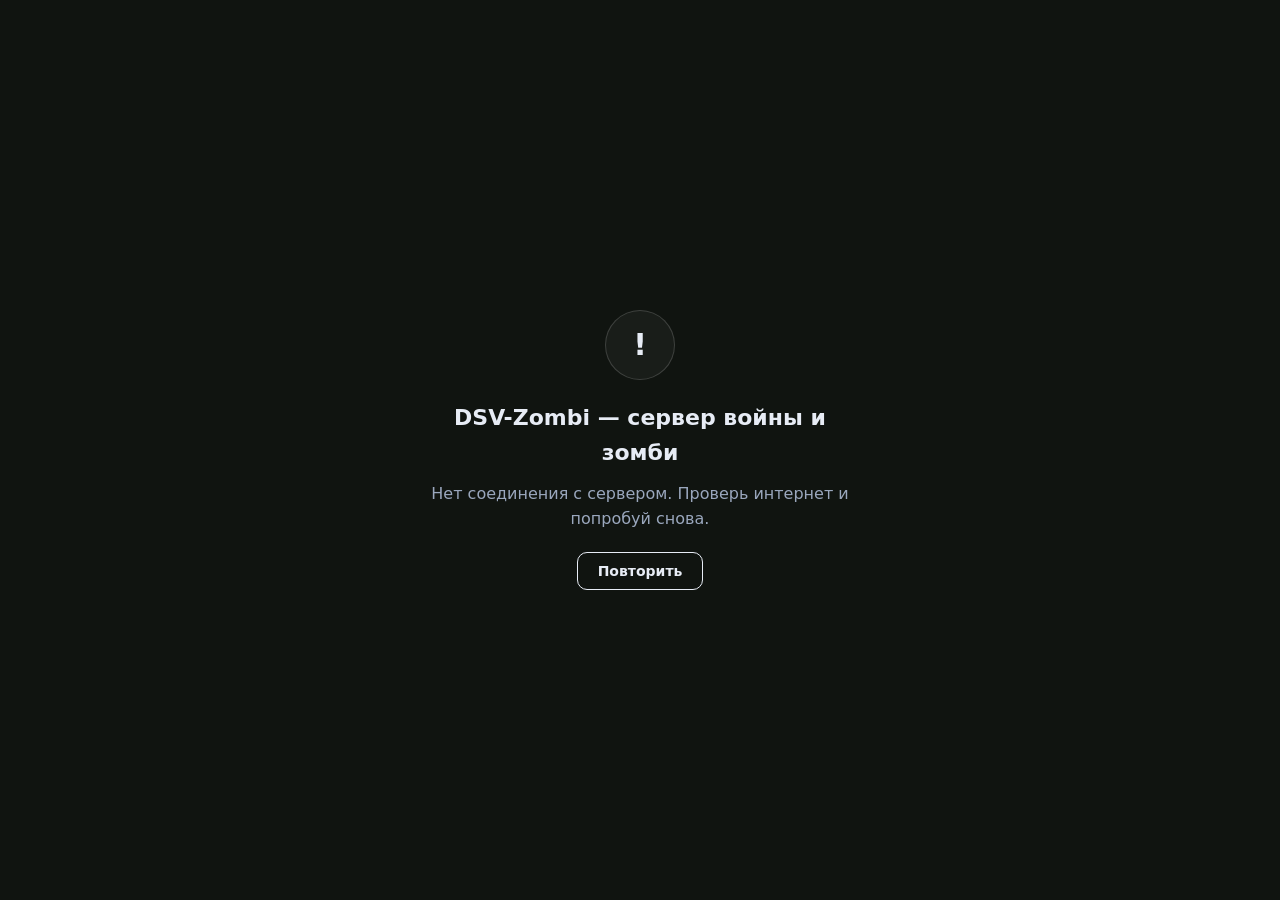
<file: offline.html>
<!doctype html>
<html lang="ru">
  <head>
    <meta charset="UTF-8" />
    <meta name="viewport" content="width=device-width, initial-scale=1.0" />
    <meta name="theme-color" content="#101410" />
    <title>DSV-Zombi — сервер войны и зомби - нет соединения</title>
    <style>
      :root { color-scheme: dark; }
      * { box-sizing: border-box; }
      html, body { height: 100%; margin: 0; }
      body { display: flex; align-items: center; justify-content: center; background: #101410; color: #e7ecf5; font: 16px/1.6 system-ui, "Segoe UI", sans-serif; padding: 24px; text-align: center; }
      .card { max-width: 440px; }
      .glyph { width: 70px; height: 70px; margin: 0 auto 20px; border-radius: 50%; display: grid; place-items: center; background: rgba(255,255,255,.04); border: 1px solid rgba(255,255,255,.16); font: 700 30px/1 system-ui, sans-serif; }
      h1 { font-size: 22px; margin: 0 0 10px; }
      p { margin: 0 0 20px; color: #9aa7bd; }
      button { padding: 11px 20px; border-radius: 10px; border: 1px solid currentColor; background: transparent; color: inherit; font: 600 14px/1 system-ui, sans-serif; cursor: pointer; }
    </style>
  </head>
  <body>
    <div class="card">
      <div class="glyph">!</div>
      <h1>DSV-Zombi — сервер войны и зомби</h1>
      <p>Нет соединения с сервером. Проверь интернет и попробуй снова.</p>
      <button onclick="location.reload()">Повторить</button>
    </div>
  </body>
</html>
</file>
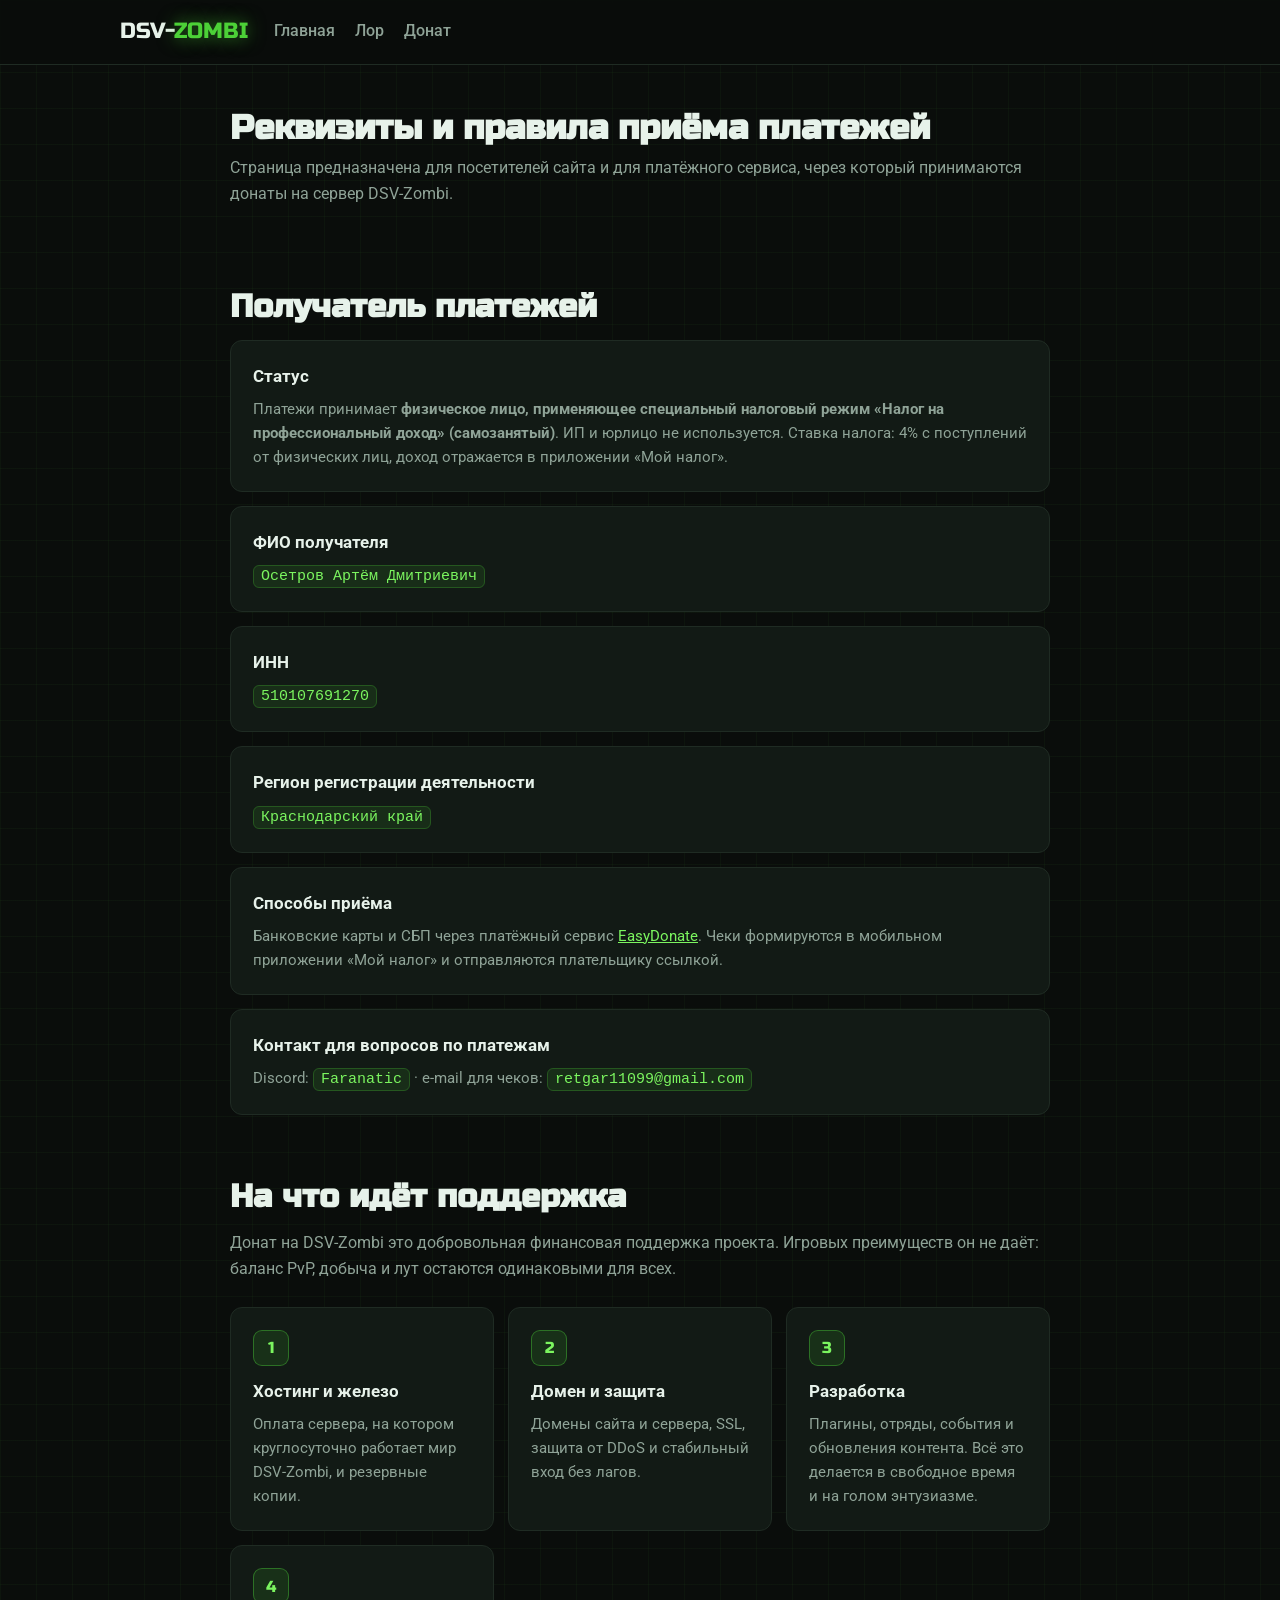
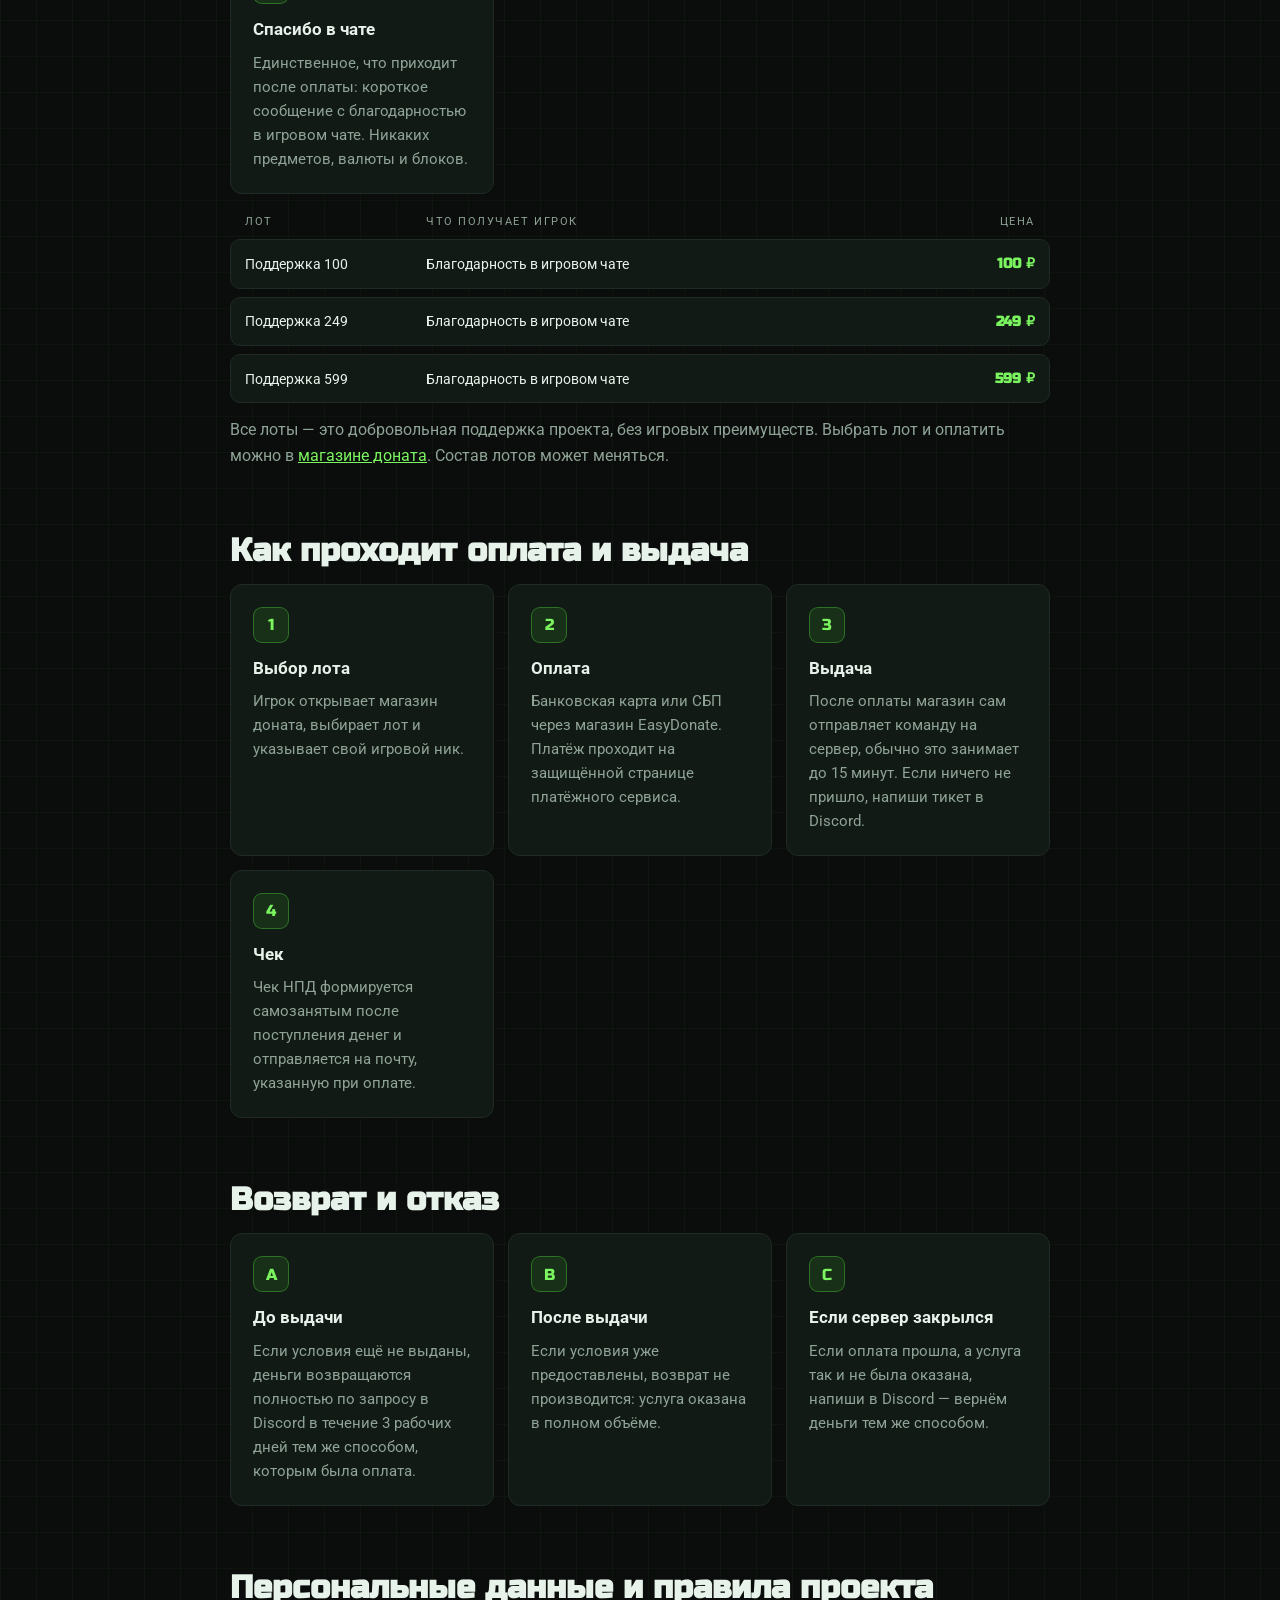
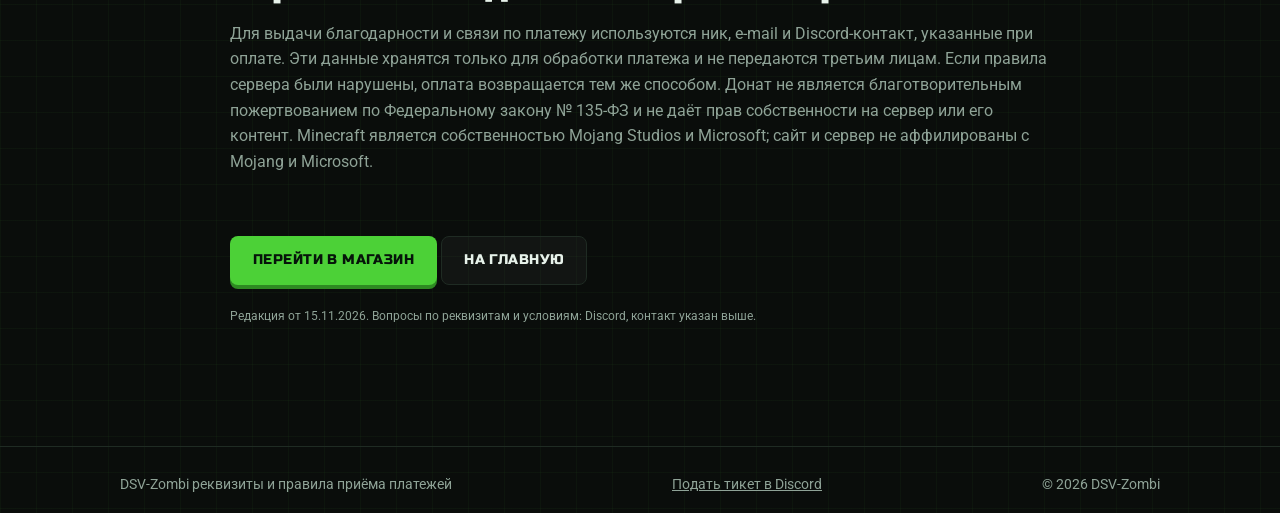
<file: requisites.html>
<!DOCTYPE html>
<html lang="ru">
<head>
  <meta charset="UTF-8">
  <meta name="viewport" content="width=device-width, initial-scale=1.0">
  <title>Реквизиты и правила доната DSV-Zombi</title>
  <meta name="description" content="Реквизиты получателя платежей, статус самозанятого, что выдаётся за донат, сроки и условия возврата на сервере DSV-Zombi.">
  <link rel="icon" href="favicon.svg" type="image/svg+xml">
  <link rel="preconnect" href="https://fonts.googleapis.com">
  <link rel="preconnect" href="https://fonts.gstatic.com" crossorigin>
  <link href="https://fonts.googleapis.com/css2?family=Russo+One&family=Roboto:wght@400;500;700&display=swap" rel="stylesheet">
  <link rel="stylesheet" href="css/style.css?v=14">
</head>
<body>

<header class="header">
  <div class="container header__inner">
    <a class="logo" href="./">DSV-<span>ZOMBI</span></a>
    <nav class="nav">
      <a href="./#/home">Главная</a>
      <a href="lore.html">Лор</a>
      <a href="https://dsv-zombi.easydonate.ru/" rel="noopener">Донат</a>
    </nav>
  </div>
</header>

<main class="container" style="padding:36px 20px 60px;max-width:860px">

  <h1 class="page-title" style="font-size:clamp(24px,4.6vw,34px)">Реквизиты и правила приёма платежей</h1>
  <p class="section__lead">Страница предназначена для посетителей сайта и для платёжного сервиса, через который принимаются донаты на сервер DSV-Zombi.</p>

  <section class="section" style="margin-top:28px">
    <h2 class="section__title">Получатель платежей</h2>
    <div class="steps" style="grid-template-columns:1fr">
      <div class="step">
        <h3>Статус</h3>
        <p>Платежи принимает <b>физическое лицо, применяющее специальный налоговый режим «Налог на профессиональный доход» (самозанятый)</b>. ИП и юрлицо не используется. Ставка налога: 4% с поступлений от физических лиц, доход отражается в приложении «Мой налог».</p>
      </div>
      <div class="step">
        <h3>ФИО получателя</h3>
        <p><code>Осетров Артём Дмитриевич</code></p>
      </div>
      <div class="step">
        <h3>ИНН</h3>
        <p><code id="inn-value">510107691270</code></p>
      </div>
      <div class="step">
        <h3>Регион регистрации деятельности</h3>
        <p><code>Краснодарский край</code></p>
      </div>
      <div class="step">
        <h3>Способы приёма</h3>
        <p>Банковские карты и СБП через платёжный сервис <a href="https://dsv-zombi.easydonate.ru/" rel="noopener" style="color:var(--green2)">EasyDonate</a>. Чеки формируются в мобильном приложении «Мой налог» и отправляются плательщику ссылкой.</p>
      </div>
      <div class="step">
        <h3>Контакт для вопросов по платежам</h3>
        <p>Discord: <code>Faranatic</code> · e-mail для чеков: <code>retgar11099@gmail.com</code></p>
      </div>
    </div>
  </section>

  <section class="section">
    <h2 class="section__title">На что идёт поддержка</h2>
    <p class="section__lead">Донат на DSV-Zombi это добровольная финансовая поддержка проекта. Игровых преимуществ он не даёт: баланс PvP, добыча и лут остаются одинаковыми для всех.</p>
    <div class="steps">
      <div class="step">
        <span class="step__num">1</span>
        <h3>Хостинг и железо</h3>
        <p>Оплата сервера, на котором круглосуточно работает мир DSV-Zombi, и резервные копии.</p>
      </div>
      <div class="step">
        <span class="step__num">2</span>
        <h3>Домен и защита</h3>
        <p>Домены сайта и сервера, SSL, защита от DDoS и стабильный вход без лагов.</p>
      </div>
      <div class="step">
        <span class="step__num">3</span>
        <h3>Разработка</h3>
        <p>Плагины, отряды, события и обновления контента. Всё это делается в свободное время и на голом энтузиазме.</p>
      </div>
      <div class="step">
        <span class="step__num">4</span>
        <h3>Спасибо в чате</h3>
        <p>Единственное, что приходит после оплаты: короткое сообщение с благодарностью в игровом чате. Никаких предметов, валюты и блоков.</p>
      </div>
    </div>
    <div class="dg-prices">
      <div class="dg-price-row dg-price-row--head"><span>Лот</span><span>Что получает игрок</span><span>Цена</span></div>
      <div class="dg-price-row"><span>Поддержка 100</span><span>Благодарность в игровом чате</span><span><b>100 ₽</b></span></div>
      <div class="dg-price-row"><span>Поддержка 249</span><span>Благодарность в игровом чате</span><span><b>249 ₽</b></span></div>
      <div class="dg-price-row"><span>Поддержка 599</span><span>Благодарность в игровом чате</span><span><b>599 ₽</b></span></div>
    </div>
    <p class="muted" style="margin-top:14px">Все лоты — это добровольная поддержка проекта, без игровых преимуществ. Выбрать лот и оплатить можно в <a href="https://dsv-zombi.easydonate.ru/" rel="noopener" style="color:var(--green2)">магазине доната</a>. Состав лотов может меняться.</p>
  </section>

  <section class="section">
    <h2 class="section__title">Как проходит оплата и выдача</h2>
    <div class="steps">
      <div class="step">
        <span class="step__num">1</span>
        <h3>Выбор лота</h3>
        <p>Игрок открывает магазин доната, выбирает лот и указывает свой игровой ник.</p>
      </div>
      <div class="step">
        <span class="step__num">2</span>
        <h3>Оплата</h3>
        <p>Банковская карта или СБП через магазин EasyDonate. Платёж проходит на защищённой странице платёжного сервиса.</p>
      </div>
      <div class="step">
        <span class="step__num">3</span>
        <h3>Выдача</h3>
        <p>После оплаты магазин сам отправляет команду на сервер, обычно это занимает до 15 минут. Если ничего не пришло, напиши тикет в Discord.</p>
      </div>
      <div class="step">
        <span class="step__num">4</span>
        <h3>Чек</h3>
        <p>Чек НПД формируется самозанятым после поступления денег и отправляется на почту, указанную при оплате.</p>
      </div>
    </div>
  </section>

  <section class="section">
    <h2 class="section__title">Возврат и отказ</h2>
    <div class="steps">
      <div class="step">
        <span class="step__num">A</span>
        <h3>До выдачи</h3>
        <p>Если условия ещё не выданы, деньги возвращаются полностью по запросу в Discord в течение 3 рабочих дней тем же способом, которым была оплата.</p>
      </div>
      <div class="step">
        <span class="step__num">B</span>
        <h3>После выдачи</h3>
        <p>Если условия уже предоставлены, возврат не производится: услуга оказана в полном объёме.</p>
      </div>
      <div class="step">
        <span class="step__num">C</span>
        <h3>Если сервер закрылся</h3>
        <p>Если оплата прошла, а услуга так и не была оказана, напиши в Discord — вернём деньги тем же способом.</p>
      </div>
    </div>
  </section>

  <section class="section">
    <h2 class="section__title">Персональные данные и правила проекта</h2>
    <p class="section__lead">Для выдачи благодарности и связи по платежу используются ник, e-mail и Discord-контакт, указанные при оплате. Эти данные хранятся только для обработки платежа и не передаются третьим лицам. Если правила сервера были нарушены, оплата возвращается тем же способом. Донат не является благотворительным пожертвованием по Федеральному закону № 135-ФЗ и не даёт прав собственности на сервер или его контент. Minecraft является собственностью Mojang Studios и Microsoft; сайт и сервер не аффилированы с Mojang и Microsoft.</p>
  </section>

  <div class="section__cta" style="margin-top:26px">
    <a class="btn btn--primary" href="https://dsv-zombi.easydonate.ru/" rel="noopener">Перейти в магазин</a>
    <a class="btn btn--ghost" href="./">На главную</a>
  </div>

  <p class="muted" style="margin-top:22px;font-size:12px">Редакция от 15.11.2026. Вопросы по реквизитам и условиям: Discord, контакт указан выше.</p>

</main>

<footer class="footer">
  <div class="container footer__inner">
    <div>DSV-Zombi реквизиты и правила приёма платежей</div>
    <div><a href="https://discord.gg/4vcDRqMnz3" target="_blank" rel="noopener" style="color:var(--muted)">Подать тикет в Discord</a></div>
    <div>© 2026 DSV-Zombi</div>
  </div>
</footer>

</body>
</html>
</file>
<file: css/style.css>
:root{
  --bg:#0a0d0b;
  --bg2:#0f1411;
  --card:#121a15;
  --line:#1f2b23;
  --green:#4cd137;
  --green2:#7bf55f;
  --red:#e84118;
  --amber:#fbc531;
  --text:#e7f2ea;
  --muted:#8fa397;
  --font-head:'Russo One','Arial Black',sans-serif;
  --font-body:'Roboto',system-ui,-apple-system,sans-serif;
}
*{box-sizing:border-box;margin:0;padding:0}
html{scroll-behavior:smooth}
body{
  background:var(--bg);
  color:var(--text);
  font-family:var(--font-body);
  line-height:1.6;
  min-height:100vh;
  background-image:
    linear-gradient(rgba(76,209,55,.045) 1px,transparent 1px),
    linear-gradient(90deg,rgba(76,209,55,.045) 1px,transparent 1px);
  background-size:36px 36px;
}
::selection{background:rgba(76,209,55,.35)}
a{color:inherit}
code{font-family:'Consolas',monospace;background:rgba(76,209,55,.1);border:1px solid rgba(76,209,55,.25);padding:2px 7px;border-radius:6px;color:var(--green2)}
.container{width:100%;max-width:1080px;margin:0 auto;padding:0 20px}
.hidden{display:none!important}
.muted{color:var(--muted)}

/* ===== Header ===== */
.header{position:sticky;top:0;z-index:50;background:rgba(10,13,11,.94);backdrop-filter:blur(8px);border-bottom:1px solid var(--line)}
.header__inner{display:flex;align-items:center;gap:26px;height:64px}
.logo{font-family:var(--font-head);font-size:22px;color:var(--text);text-decoration:none;white-space:nowrap}
.logo span{color:var(--green);text-shadow:0 0 18px rgba(76,209,55,.6)}
.nav{display:flex;gap:20px}
.nav a{color:var(--muted);text-decoration:none;font-weight:500;padding:4px 0;border-bottom:2px solid transparent;transition:.15s}
.nav a:hover{color:var(--text)}
.nav a.active{color:var(--green2);border-color:var(--green)}
.header__auth{margin-left:auto;display:flex;gap:10px;align-items:center}
.userchip{display:flex;align-items:center;gap:10px;background:var(--card);border:1px solid var(--line);border-radius:99px;padding:5px 6px 5px 5px}
.avatar{width:32px;height:32px;border-radius:50%;display:flex;align-items:center;justify-content:center;font-family:var(--font-head);font-size:15px;color:#06140a;background:var(--green);flex-shrink:0}
.userchip__nick{font-weight:700;font-size:14px;white-space:nowrap}
.userchip__team{display:block;font-weight:400;font-size:11px;color:var(--muted)}
.badge{display:inline-block;font-size:10px;text-transform:uppercase;letter-spacing:.08em;background:rgba(251,197,49,.15);border:1px solid rgba(251,197,49,.5);color:var(--amber);padding:1px 7px;border-radius:99px;vertical-align:middle}

/* ===== Buttons ===== */
.btn{
  display:inline-flex;align-items:center;justify-content:center;gap:8px;
  border:1px solid transparent;border-radius:8px;
  padding:12px 22px;font-family:var(--font-head);font-size:14px;letter-spacing:.03em;
  text-transform:uppercase;cursor:pointer;text-decoration:none;
  transition:.15s;background:none;color:var(--text);white-space:nowrap
}
.btn--primary{background:var(--green);color:#06140a;box-shadow:0 4px 0 #2e8a22}
.btn--primary:hover{transform:translateY(-2px);box-shadow:0 6px 0 #2e8a22}
.btn--primary:active{transform:translateY(2px);box-shadow:0 2px 0 #2e8a22}
.btn--ghost{border-color:var(--line);background:rgba(255,255,255,.03);color:var(--text)}
.btn--ghost:hover{border-color:var(--green);color:var(--green2)}
.btn--danger{background:rgba(232,65,24,.12);border-color:rgba(232,65,24,.45);color:#ff8a75}
.btn--danger:hover{background:rgba(232,65,24,.25)}
.btn--small{padding:8px 14px;font-size:12px}
.btn--block{width:100%}
.btn:disabled{opacity:.5;cursor:not-allowed;transform:none}

/* ===== Hero ===== */
.hero{padding:70px 0 30px;text-align:center;max-width:860px;margin:0 auto}
.hero__badge{display:inline-block;border:1px solid var(--line);background:rgba(76,209,55,.08);color:var(--green2);padding:6px 16px;border-radius:99px;font-size:12px;letter-spacing:.1em;text-transform:uppercase}
.hero__title{font-family:var(--font-head);font-size:clamp(44px,9vw,92px);margin:22px 0 14px;line-height:1;text-shadow:0 0 46px rgba(76,209,55,.35)}
.hero__title span{color:var(--green)}
.hero__subtitle{font-size:19px;color:var(--muted);max-width:640px;margin:0 auto}
.hero__actions{display:flex;gap:14px;justify-content:center;margin-top:30px;flex-wrap:wrap}
.server-ip{margin-top:34px;display:inline-flex;align-items:center;gap:14px;background:var(--card);border:1px dashed var(--green);border-radius:10px;padding:12px 16px;flex-wrap:wrap;justify-content:center}
.server-ip code{font-size:16px;background:none;border:none;padding:0}

/* ===== Sections ===== */
.section{padding:46px 0 10px}
.section__title{font-family:var(--font-head);font-size:clamp(24px,4vw,32px);margin-bottom:8px}
.section__lead{color:var(--muted);margin-bottom:26px;font-size:16px}
.section__cta{margin-top:28px}

.timeline{display:grid;grid-template-columns:repeat(auto-fit,minmax(290px,1fr));gap:14px}
.tl-item{background:var(--card);border:1px solid var(--line);border-left:4px solid var(--green);border-radius:10px;padding:18px 20px}
.tl-year{font-family:var(--font-head);color:var(--green2);font-size:13px;letter-spacing:.12em;text-transform:uppercase}
.tl-item h3{margin:5px 0 7px;font-size:18px}
.tl-item p{color:var(--muted);font-size:15px}

.steps{display:grid;grid-template-columns:repeat(auto-fit,minmax(250px,1fr));gap:14px}
.step{background:var(--card);border:1px solid var(--line);border-radius:12px;padding:22px}
.step__num{display:inline-flex;align-items:center;justify-content:center;width:36px;height:36px;background:rgba(76,209,55,.12);border:1px solid rgba(76,209,55,.4);color:var(--green2);font-family:var(--font-head);border-radius:9px;margin-bottom:12px}
.step h3{font-size:17px;margin-bottom:7px}
.step p{color:var(--muted);font-size:15px}

/* ===== Поддержка / магазин ===== */
.support{
  position:relative;overflow:hidden;
  display:grid;grid-template-columns:1.55fr .85fr;gap:26px;align-items:center;
  background:
    radial-gradient(520px 300px at 84% 12%,rgba(76,209,55,.20),transparent 70%),
    radial-gradient(380px 260px at 8% 100%,rgba(251,197,49,.07),transparent 72%),
    linear-gradient(160deg,#101812,#0b100d 65%);
  border:1px solid var(--line);border-radius:18px;padding:38px 38px 34px;
  box-shadow:0 24px 50px rgba(0,0,0,.35);
}
.support::before{
  content:'';position:absolute;left:0;right:0;top:0;height:6px;
  background:repeating-linear-gradient(135deg,var(--green) 0 14px,#0b100d 14px 28px);
  opacity:.5;
}
.support__kicker{
  display:inline-block;font-size:11px;letter-spacing:.18em;text-transform:uppercase;
  color:var(--green2);border:1px solid rgba(76,209,55,.4);background:rgba(76,209,55,.08);
  border-radius:99px;padding:4px 12px;margin-bottom:14px;
}
.support__title{font-family:var(--font-head);font-size:clamp(24px,4vw,34px);line-height:1.1;margin-bottom:12px}
.support__lead{color:var(--muted);font-size:16px;max-width:540px}
.support__actions{display:flex;gap:12px;flex-wrap:wrap;margin-top:22px}
.support__meta{display:flex;gap:8px;flex-wrap:wrap;margin-top:20px}
.support__meta span{
  font-size:11px;letter-spacing:.1em;text-transform:uppercase;color:var(--muted);
  background:rgba(255,255,255,.03);border:1px solid var(--line);border-radius:99px;padding:4px 11px;
}
.support__art{display:flex;justify-content:center;align-items:center}
.support__ring{
  position:relative;width:170px;height:170px;border-radius:50%;
  border:10px solid var(--green);
  display:flex;align-items:center;justify-content:center;
  background:radial-gradient(circle at 50% 40%,rgba(76,209,55,.18),rgba(10,13,11,.9) 70%);
  box-shadow:0 0 0 6px rgba(76,209,55,.08),0 0 46px rgba(76,209,55,.35),inset 0 0 30px rgba(76,209,55,.18);
}
.support__ring::before{
  content:'';position:absolute;inset:-26px;border-radius:50%;
  border:1px dashed rgba(76,209,55,.3);
}
.support__ring span{
  font-family:var(--font-head);font-size:38px;color:var(--green2);letter-spacing:.04em;
  text-shadow:0 0 24px rgba(76,209,55,.7);
}
@media(max-width:760px){
  .support{grid-template-columns:1fr;padding:28px 22px;text-align:center}
  .support__lead{margin:0 auto}
  .support__actions,.support__meta{justify-content:center}
  .support__art{order:-1;margin-bottom:6px}
  .support__ring{width:132px;height:132px;border-width:8px}
  .support__ring span{font-size:30px}
}

/* ===== Pages ===== */
.view{padding-bottom:50px}
.page-head{display:flex;justify-content:space-between;align-items:flex-end;gap:20px;flex-wrap:wrap;padding:44px 0 24px}
.page-title{font-family:var(--font-head);font-size:clamp(28px,5vw,40px)}
.page-head .section__lead{margin-bottom:0}
.page-actions{display:flex;gap:12px;align-items:center;flex-wrap:wrap}
.hint{font-size:13px;color:var(--muted)}

/* ===== Teams list ===== */
.teams-grid{display:grid;grid-template-columns:repeat(auto-fill,minmax(270px,1fr));gap:18px}
.team-card{background:var(--card);border:1px solid var(--line);border-radius:14px;overflow:hidden;display:flex;flex-direction:column;transition:.15s}
.team-card:hover{transform:translateY(-4px);border-color:var(--tc,#4cd137);box-shadow:0 14px 32px rgba(0,0,0,.45)}
.team-card__stripe{height:6px;background:var(--tc,#4cd137)}
.team-card__body{padding:18px;display:flex;flex-direction:column;gap:10px;flex:1}
.team-card__name{font-family:var(--font-head);font-size:19px;color:var(--tc,#fff)}
.team-card__desc{color:var(--muted);font-size:14px;min-height:21px}
.team-card__meta{display:flex;justify-content:space-between;gap:10px;font-size:13px;color:var(--muted);margin-top:auto;padding-top:6px;border-top:1px solid var(--line)}
.team-card__meta b{color:var(--text)}
.team-card .btn{align-self:flex-start}
.tag-noleader{display:inline-block;font-size:11px;text-transform:uppercase;letter-spacing:.06em;background:rgba(232,65,24,.12);border:1px solid rgba(232,65,24,.4);color:#ff8a75;padding:1px 8px;border-radius:99px}

.empty{text-align:center;padding:70px 20px;color:var(--muted);background:var(--card);border:1px dashed var(--line);border-radius:14px}
.empty h2{font-family:var(--font-head);color:var(--text);margin-bottom:8px;font-size:22px}
.empty .btn{margin-top:18px}

/* ===== Team page ===== */
.team-hero{background:var(--card);border:1px solid var(--line);border-left:6px solid var(--tc,#4cd137);border-radius:14px;padding:26px;display:flex;justify-content:space-between;gap:18px;flex-wrap:wrap;margin:44px 0 20px}
.team-hero__label{font-size:12px;text-transform:uppercase;letter-spacing:.14em;color:var(--muted)}
.team-hero h1{font-family:var(--font-head);font-size:clamp(26px,5vw,40px);color:var(--tc);margin:4px 0 8px}
.team-hero__desc{color:var(--muted);max-width:560px}
.team-hero__badges{display:flex;gap:8px;flex-wrap:wrap;align-items:flex-start}
.chip{display:inline-flex;align-items:center;gap:6px;background:#0d1310;border:1px solid var(--line);padding:6px 13px;border-radius:99px;font-size:13px;color:var(--muted)}
.chip--leader{border-color:rgba(251,197,49,.5);color:var(--amber)}
.chip--deputy{border-color:rgba(76,209,55,.5);color:var(--green2)}
.chip--you{border-color:rgba(76,209,55,.5);color:var(--green2)}
.chip--admin{border-color:rgba(251,197,49,.5);color:var(--amber)}
.team-layout{display:grid;grid-template-columns:1.35fr 1fr;gap:18px;align-items:start}
.block-title{font-family:var(--font-head);font-size:17px;margin-bottom:14px;letter-spacing:.03em}

.members{display:grid;gap:10px}
.member{display:flex;align-items:center;gap:14px;background:var(--card);border:1px solid var(--line);border-radius:12px;padding:12px 16px;flex-wrap:wrap}
.member__info{flex:1;min-width:130px}
.member__nick{font-weight:700}
.member__role{display:block;font-size:11px;text-transform:uppercase;letter-spacing:.1em;color:var(--muted)}
.member__role.leader{color:var(--amber)}
.member__role.deputy{color:var(--green2)}

/* ===== Admin list ===== */
.admin-list{display:grid;gap:10px}
.admin-row{display:flex;align-items:center;gap:14px;background:var(--card);border:1px solid var(--line);border-radius:12px;padding:12px 16px;flex-wrap:wrap}
.admin-row .member__actions{margin-left:auto}
.admin-row__role{display:block;font-size:11px;text-transform:uppercase;letter-spacing:.1em;color:var(--muted)}
.admin-row__role.founder{color:var(--amber)}
.admin-row__role.admin{color:var(--green2)}
.admin-row__date{display:block;font-size:12px;color:var(--muted);margin-top:2px}

/* ===== Личный кабинет ===== */
.account-hero{display:flex;align-items:center;gap:16px;background:var(--card);border:1px solid var(--line);border-left:4px solid var(--ac);border-radius:16px;padding:20px 22px;margin-bottom:28px}
.account-hero .avatar{background:var(--ac)}
.avatar--lg{width:60px;height:60px;border-radius:16px;font-size:26px}
.account-hero__nick{font-family:var(--font-head);font-size:24px;line-height:1.2}
.account-hero__meta{color:var(--muted);font-size:13px;margin-top:4px}
.account-grid{display:grid;grid-template-columns:1fr 320px;gap:24px;align-items:start}
.account-teams{display:grid;gap:12px}
.account-team{display:flex;align-items:center;gap:14px;background:var(--card);border:1px solid var(--line);border-radius:12px;padding:14px 16px;flex-wrap:wrap}
.account-team__stripe{width:4px;align-self:stretch;min-height:44px;background:var(--tc);border-radius:99px}
.account-team__name{font-family:var(--font-head);color:var(--text);font-size:16px}
.account-team__meta{font-size:12px;color:var(--muted);margin-top:3px}
.account-team .btn{margin-left:auto}
@media(max-width:760px){.account-grid{grid-template-columns:1fr}}
.member__actions{display:flex;gap:8px;flex-wrap:wrap}
.member--leader{border-color:rgba(251,197,49,.35)}

.panel{background:var(--card);border:1px solid var(--line);border-radius:14px;padding:20px;margin-bottom:18px}
.panel h3{font-family:var(--font-head);font-size:16px;margin-bottom:6px;letter-spacing:.03em}
.panel__sub{color:var(--muted);font-size:14px;margin-bottom:14px}
.panel__row{display:flex;gap:10px;flex-wrap:wrap;margin-top:14px;justify-content:space-between}

.field{display:block;margin-bottom:14px}
.field>span{display:block;font-size:13px;color:var(--muted);margin-bottom:6px}
input,textarea{
  width:100%;background:#0d1310;border:1px solid var(--line);border-radius:8px;
  color:var(--text);padding:11px 13px;font-family:var(--font-body);font-size:15px
}
input:focus,textarea:focus{outline:none;border-color:var(--green);box-shadow:0 0 0 3px rgba(76,209,55,.15)}
textarea{resize:vertical;min-height:74px}

.swatches{display:flex;flex-wrap:wrap;gap:9px}
.swatch{width:30px;height:30px;border-radius:8px;border:2px solid transparent;cursor:pointer;box-shadow:inset 0 -3px 0 rgba(0,0,0,.35);transition:.12s;padding:0}
.swatch:hover{transform:scale(1.1)}
.swatch.active{border-color:#fff;transform:scale(1.12)}

.invite-box{display:flex;gap:10px;flex-wrap:wrap;margin-top:4px}
.invite-box input{flex:1;min-width:200px;font-family:'Consolas',monospace;font-size:13px}

.form-error{color:#ff8a75;font-size:14px;min-height:20px;margin-bottom:8px}

/* ===== Аватар и профиль ===== */
.nick-link{color:inherit;text-decoration:none;border-bottom:1px dashed rgba(255,255,255,.28);transition:.15s}
.nick-link:hover{color:var(--green2);border-bottom-color:var(--green2)}
.avatar--img{padding:0;overflow:hidden;background:#0d1310}
.avatar--img img{width:100%;height:100%;object-fit:cover;display:block;border-radius:inherit}
.avatar--xl{width:96px;height:96px;border-radius:20px;font-size:40px}
.avatar-preview{display:flex;justify-content:center;margin-bottom:16px}
.avatar-preview .avatar--xl{box-shadow:0 8px 26px rgba(0,0,0,.45)}

/* ===== Чат отряда ===== */
.chat-panel{display:flex;flex-direction:column}
.chat-log{height:280px;overflow-y:auto;display:flex;flex-direction:column;gap:10px;padding:12px;background:#0d1310;border:1px solid var(--line);border-radius:10px;margin-bottom:12px}
.chat-empty{color:var(--muted);font-size:13px;text-align:center;margin:auto;line-height:1.55;padding:0 8px}
.chat-msg{display:flex;gap:10px;align-items:flex-start}
.chat-msg .avatar{width:34px;height:34px;font-size:14px}
.chat-msg__body{min-width:0;flex:1}
.chat-msg__head{display:flex;gap:8px;align-items:baseline;font-size:12px}
.chat-msg__time{color:var(--muted);font-size:11px;flex-shrink:0}
.chat-msg__text{font-size:14px;color:var(--text);word-break:break-word;white-space:pre-wrap;margin-top:2px}
.chat-msg--mine .chat-msg__text{color:var(--green2)}
.chat-form{display:flex;gap:10px}
.chat-form input{flex:1}
.chat-form .btn{flex-shrink:0}

/* ===== Invite banner ===== */
.invite-banner{background:linear-gradient(90deg,#1a2612,#101a14);border-bottom:1px solid var(--green);padding:12px 0;box-shadow:0 6px 24px rgba(0,0,0,.4)}
.invite-banner__inner{display:flex;align-items:center;justify-content:space-between;gap:14px;flex-wrap:wrap}
.invite-banner__actions{display:flex;gap:10px;flex-wrap:wrap}

/* ===== Modals ===== */
.modal{position:fixed;inset:0;background:rgba(4,7,5,.82);display:flex;align-items:center;justify-content:center;padding:20px;z-index:90;backdrop-filter:blur(4px)}
.modal__box{width:100%;max-width:430px;background:var(--card);border:1px solid var(--line);border-radius:14px;padding:26px;position:relative;box-shadow:0 24px 60px rgba(0,0,0,.6);max-height:90vh;overflow:auto}
.modal__close{position:absolute;top:12px;right:14px;background:none;border:none;color:var(--muted);font-size:26px;line-height:1;cursor:pointer}
.modal__close:hover{color:var(--red)}
.modal__title{font-family:var(--font-head);font-size:20px;margin-bottom:18px}
.tabs{display:flex;gap:8px;margin-bottom:18px}
.tab{flex:1;padding:10px;background:#0d1310;border:1px solid var(--line);color:var(--muted);border-radius:8px;cursor:pointer;font-family:var(--font-head);font-size:12px;text-transform:uppercase;letter-spacing:.04em;transition:.15s}
.tab.active{color:#06140a;background:var(--green);border-color:var(--green)}
.auth-form .hint{margin-top:12px}

/* ===== Toast ===== */
.toast{
  position:fixed;left:50%;bottom:28px;transform:translateX(-50%);z-index:100;
  background:#12211a;border:1px solid var(--green);color:var(--text);
  padding:12px 22px;border-radius:10px;box-shadow:0 10px 34px rgba(0,0,0,.55);
  font-weight:500;max-width:90vw;text-align:center
}
.toast.err{border-color:var(--red);background:#2a120e}

/* ===== Footer ===== */
footer{margin-top:60px;border-top:1px solid var(--line);padding:26px 0;color:var(--muted);font-size:14px}
.footer__inner{display:flex;justify-content:space-between;gap:14px;flex-wrap:wrap}

/* ===== Responsive ===== */
@media (max-width:820px){
  .team-layout{grid-template-columns:1fr}
}
@media (max-width:640px){
  .header__inner{gap:14px}
  .nav{gap:14px}
  .userchip__nick{display:none}
  .hero{padding-top:44px}
  .page-head{align-items:flex-start}
  .team-hero{margin-top:30px}
  .btn{padding:11px 16px;font-size:13px}
}
/* ===== Интро-заставка ===== */
.intro{position:fixed;inset:0;z-index:10000;display:none;background:#000;place-items:center}
.intro.is-on{display:grid}
.intro__stage{position:absolute;inset:0;display:flex;flex-direction:column;align-items:center;justify-content:center;gap:12px;padding:56px 16px 96px;overflow:hidden}
.intro__video{position:relative;z-index:2;max-height:100%;max-width:min(94vw,560px);width:auto;min-height:0;background:#000;border:1px solid rgba(76,209,55,.25);box-shadow:0 0 70px rgba(0,0,0,.9)}
.intro__bg{position:absolute;top:50%;left:50%;min-width:100%;min-height:100%;width:auto;height:auto;transform:translate(-50%,-50%) scale(1.12);object-fit:cover;filter:blur(26px) brightness(.45) saturate(1.15);z-index:1;pointer-events:none}
.intro__brand{position:absolute;top:14px;left:0;right:0;text-align:center;font-family:var(--font-head);letter-spacing:.2em;color:var(--green);text-shadow:0 0 18px rgba(76,209,55,.45);font-size:17px;pointer-events:none}
.intro__brand span{color:var(--green2)}
.intro__actions{position:absolute;left:0;right:0;bottom:22px;z-index:5;display:flex;gap:10px;justify-content:center;flex-wrap:wrap;padding:0 12px}
.intro__actions .btn{background:rgba(4,8,4,.78);backdrop-filter:blur(4px)}
.intro__actions .btn--primary{border-color:var(--green)}
.intro__fallback{display:flex;flex-direction:column;gap:10px;align-items:center;color:#9aa79a;font-size:13px;text-align:center}
body.intro-lock{overflow:hidden}
@media (max-width:600px){.intro__stage{padding:52px 10px 104px}.intro__actions{bottom:16px}.intro__soundhint{bottom:92px;right:10px;left:10px;justify-content:center}.intro__video{max-width:96vw}}
.intro__soundhint{position:absolute;right:16px;bottom:84px;z-index:3;display:flex;align-items:center;gap:8px;padding:8px 14px;border:1px solid rgba(76,209,55,.5);background:rgba(0,0,0,.6);color:#dff7d6;font-size:12px;letter-spacing:.08em}
.intro__soundhint b{color:var(--green)}
/* ===== Донат ===== */
.nav-donate{position:relative;color:var(--amber)!important}
.nav-donate::after{content:'';position:absolute;left:0;right:0;bottom:-6px;height:2px;background:linear-gradient(90deg,transparent,var(--amber),transparent);opacity:.55}
.nav-donate.active{color:#ffd66b!important}
.btn-donate{border-color:rgba(251,197,49,.5);color:var(--amber)}
.btn-donate:hover{border-color:var(--amber);color:#ffd66b;box-shadow:0 0 22px rgba(251,197,49,.22)}

.donate-hero{padding:34px 0 8px;text-align:center}
.donate-hero .page-title{font-family:var(--font-head);font-size:clamp(24px,5vw,38px);letter-spacing:.04em}
.donate-hero .section__lead{max-width:720px;margin:12px auto 0;color:var(--muted)}
.donate-stats{display:flex;gap:10px;justify-content:center;flex-wrap:wrap;margin-top:20px}
.donate-stat{display:flex;flex-direction:column;gap:2px;min-width:120px;padding:10px 16px;background:var(--card);border:1px solid var(--line);border-radius:10px}
.donate-stat b{font-family:var(--font-head);font-size:18px;color:var(--green2)}
.donate-stat i{font-style:normal;font-size:11px;letter-spacing:.12em;text-transform:uppercase;color:var(--muted)}

.dg-grid{display:grid;gap:16px;grid-template-columns:repeat(auto-fill,minmax(240px,1fr));margin-top:26px}
.dg-card{position:relative;display:flex;flex-direction:column;gap:10px;padding:22px 20px 20px;background:linear-gradient(180deg,rgba(255,255,255,.02),transparent 40%),var(--card);border:1px solid var(--line);border-top:2px solid var(--dg,var(--green));border-radius:14px;overflow:hidden;transition:transform .25s ease,box-shadow .25s ease,border-color .25s ease}
.dg-card:hover{transform:translateY(-3px);box-shadow:0 18px 40px -22px rgba(0,0,0,.85),0 0 0 1px color-mix(in srgb,var(--dg,var(--green)) 35%,transparent)}
.dg-card--off{opacity:.55;filter:grayscale(.35)}
.dg-ribbon{position:absolute;top:0;right:0;padding:4px 12px;background:var(--dg,var(--green));color:#06120a;font-family:var(--font-head);font-size:11px;letter-spacing:.14em;text-transform:uppercase;border-bottom-left-radius:10px}
.dg-hidden-chip{position:absolute;top:10px;left:10px;padding:2px 8px;font-size:10px;letter-spacing:.14em;text-transform:uppercase;background:rgba(232,65,24,.18);border:1px solid rgba(232,65,24,.5);color:#ff8b6a;border-radius:999px}
.dg-title{font-family:var(--font-head);font-size:19px;letter-spacing:.02em;padding-right:70px}
.dg-price{font-family:var(--font-head);font-size:26px;color:var(--dg,var(--green));text-shadow:0 0 22px color-mix(in srgb,var(--dg,var(--green)) 40%,transparent)}
.dg-desc{font-size:13px;color:var(--muted);line-height:1.55}
.dg-perks{list-style:none;display:flex;flex-direction:column;gap:6px;margin-top:2px}
.dg-perks li{position:relative;padding-left:20px;font-size:13px;color:#d7e8dc}
.dg-perks li::before{content:'';position:absolute;left:0;top:7px;width:11px;height:6px;border-left:2px solid var(--dg,var(--green));border-bottom:2px solid var(--dg,var(--green));transform:rotate(-45deg)}
.dg-buy{margin-top:auto;align-self:flex-start;border-color:var(--dg,var(--green))!important}

.dg-orders{display:flex;flex-direction:column;gap:8px;margin-top:12px}
.dg-order{display:flex;align-items:center;gap:12px;flex-wrap:wrap;padding:10px 12px;background:rgba(255,255,255,.02);border:1px solid var(--line);border-radius:10px}
.dg-order__main{font-size:14px;min-width:190px}
.dg-order__code{font-family:'Consolas',monospace;font-size:12px}
.dg-order__date{font-size:12px;margin-right:auto}
.dg-status{font-size:11px;letter-spacing:.1em;text-transform:uppercase;padding:3px 9px;border-radius:999px;border:1px solid}
.dg-status--new{color:var(--amber);border-color:rgba(251,197,49,.45);background:rgba(251,197,49,.08)}
.dg-status--paid{color:#7bd5ff;border-color:rgba(123,213,255,.45);background:rgba(123,213,255,.08)}
.dg-status--issued{color:var(--green2);border-color:rgba(123,245,95,.45);background:rgba(123,245,95,.08)}
.dg-status--canceled{color:#ff8b6a;border-color:rgba(232,65,24,.45);background:rgba(232,65,24,.08)}
.dg-rew .member__actions,.dg-ord .member__actions{display:flex;gap:8px;flex-wrap:wrap;justify-content:flex-end}
.dg-ord{align-items:flex-start}

.dg-pay{max-width:520px}
.dg-pay__sum{font-size:16px;margin:6px 0 12px}
.dg-pay__sum b{font-family:var(--font-head);font-size:26px;color:var(--green2)}
.dg-pay__code{font-size:13px;color:var(--muted);margin-bottom:14px}
.dg-pay__req{display:flex;flex-direction:column;gap:8px;margin-bottom:14px}
.dg-pay__line{padding:11px 13px;background:rgba(76,209,55,.06);border:1px solid rgba(76,209,55,.28);border-radius:8px;font-family:'Consolas',monospace;font-size:13px;color:#e7f2ea;word-break:break-word}
.dg-pay__note{font-size:12px;color:var(--muted);line-height:1.6;margin-bottom:16px}
.donate-off h3{color:var(--amber)}
@media (max-width:560px){.dg-title{padding-right:0}.dg-ribbon{position:static;display:inline-block;margin-bottom:6px;border-radius:999px;padding:3px 10px}.dg-order__date{margin-right:0;flex-basis:100%}}
.dg-pay__qrbox{display:flex;flex-direction:column;align-items:center;gap:8px;margin:0 0 16px;padding:14px;background:#fff;border-radius:12px}
.dg-pay__qr{width:min(240px,60vw);height:auto;display:block;image-rendering:auto}
.dg-pay__qrlink{font-size:12px;letter-spacing:.1em;text-transform:uppercase;color:#0a0d0b;text-decoration:none;border-bottom:1px dashed rgba(10,13,11,.4)}
.dg-pay__qrlink:hover{color:#1b4d12}
.dg-pay__howto{font-size:12px;color:var(--muted);line-height:1.6;margin:0 0 16px}
.donate-reqslink{margin:14px 0 0;font-size:12px;letter-spacing:.08em}
.donate-reqslink a{color:var(--muted);text-decoration:underline;text-underline-offset:3px}
.donate-reqslink a:hover{color:var(--green2)}
.dg-prices{display:flex;flex-direction:column;gap:8px;margin:18px 0 6px}
.dg-price-row{display:grid;grid-template-columns:minmax(110px,1fr) 3fr minmax(90px,auto);gap:12px;align-items:center;padding:12px 14px;background:var(--card);border:1px solid var(--line);border-radius:10px;font-size:14px}
.dg-price-row span:last-child{text-align:right;white-space:nowrap}
.dg-price-row b{color:var(--green2);font-family:var(--font-head);letter-spacing:.02em}
.dg-price-row--head{background:transparent;border-color:transparent;color:var(--muted);font-size:11px;letter-spacing:.14em;text-transform:uppercase;padding:0 14px}
.dg-price-row--head span:last-child{text-align:right}
@media (max-width:600px){.dg-price-row{grid-template-columns:1fr auto;gap:4px 10px}.dg-price-row span:nth-child(2){grid-column:1/-1;order:3}.dg-price-row--head{display:none}}

/* ===== Лор-библия ===== */
.lore-hero{padding:62px 0 18px;max-width:900px}
.lore-kicker{display:inline-block;border:1px solid rgba(76,209,55,.4);background:rgba(76,209,55,.08);color:var(--green2);padding:6px 14px;border-radius:99px;font-size:12px;letter-spacing:.12em;text-transform:uppercase}
.lore-hero h1{font-family:var(--font-head);font-size:clamp(30px,5.6vw,54px);line-height:1.06;margin:18px 0 14px;text-shadow:0 0 40px rgba(76,209,55,.22)}
.lore-hero h1 span{color:var(--green)}
.lore-hero__lead{font-size:18px;color:var(--muted);max-width:760px}
.lore-meta{display:flex;gap:8px;flex-wrap:wrap;margin-top:22px}
.lore-meta span{border:1px solid var(--line);background:var(--card);border-radius:99px;padding:5px 12px;font-size:12px;color:var(--muted);letter-spacing:.04em}
.lore-meta b{color:var(--green2);font-weight:700}
.lore-actions{display:flex;gap:12px;flex-wrap:wrap;margin-top:26px}
.lore-toc{display:grid;grid-template-columns:repeat(auto-fit,minmax(200px,1fr));gap:10px;margin:34px 0 8px}
.lore-toc a{display:flex;align-items:center;gap:10px;background:var(--card);border:1px solid var(--line);border-radius:10px;padding:12px 14px;color:var(--muted);text-decoration:none;font-size:14px;transition:.15s}
.lore-toc a:hover{border-color:var(--green);color:var(--text);transform:translateY(-2px)}
.lore-toc b{font-family:var(--font-head);color:var(--green2);font-size:12px;min-width:22px}
.lore-body{padding-bottom:50px}
.lore-section{padding:42px 0 4px;scroll-margin-top:84px}
.lore-section > h2{font-family:var(--font-head);font-size:clamp(24px,4vw,34px);margin-bottom:8px}
.lore-section > h2 span{color:var(--green)}
.lore-lead{color:var(--muted);font-size:16px;max-width:780px;margin-bottom:22px}
.lore-text{max-width:800px}
.lore-text p{color:var(--muted);font-size:15.5px}
.lore-text p+p{margin-top:12px}
.lore-text strong{color:var(--text)}
.lore-text em{color:var(--green2);font-style:normal}
.lore-grid{display:grid;grid-template-columns:repeat(auto-fit,minmax(270px,1fr));gap:14px}
.lore-grid--two{grid-template-columns:repeat(auto-fit,minmax(320px,1fr))}
.lore-card{background:var(--card);border:1px solid var(--line);border-radius:12px;padding:18px 20px}
.lore-card--accent{border-left:4px solid var(--green)}
.lore-card--amber{border-left:4px solid var(--amber)}
.lore-card--red{border-left:4px solid var(--red)}
.lore-card h3{font-family:var(--font-head);font-size:17px;margin-bottom:8px;letter-spacing:.02em}
.lore-card p{color:var(--muted);font-size:14.5px}
.lore-card p+p{margin-top:8px}
.lore-card__label{display:block;font-size:11px;letter-spacing:.12em;text-transform:uppercase;color:var(--green2);margin-bottom:6px}
.lore-quote{margin:18px 0;padding:16px 20px;background:rgba(76,209,55,.06);border-left:3px solid var(--green);border-radius:0 10px 10px 0;color:#d9e8dc;font-size:15px}
.lore-quote b{color:var(--green2)}
.lore-quote cite{display:block;margin-top:8px;color:var(--muted);font-size:13px;font-style:normal}
.lore-years{display:grid;gap:12px}
.lore-year{display:grid;grid-template-columns:120px 1fr;gap:18px;background:var(--card);border:1px solid var(--line);border-radius:12px;padding:18px 20px}
.lore-year__num{font-family:var(--font-head);font-size:24px;color:var(--green2);line-height:1.1}
.lore-year__num small{display:block;font-family:var(--font-body);font-size:11px;letter-spacing:.12em;text-transform:uppercase;color:var(--muted);margin-top:5px}
.lore-year h3{font-family:var(--font-head);font-size:17px;margin-bottom:6px}
.lore-year p{color:var(--muted);font-size:14.5px}
.lore-year p+p{margin-top:8px}
.lore-tags{display:flex;gap:6px;flex-wrap:wrap;margin-top:10px}
.lore-tag{display:inline-block;font-size:11px;letter-spacing:.08em;text-transform:uppercase;color:var(--muted);border:1px solid var(--line);border-radius:99px;padding:2px 9px}
.lore-list{list-style:none;display:grid;gap:8px;margin-top:10px}
.lore-list li{position:relative;padding-left:18px;color:var(--muted);font-size:14.5px}
.lore-list li::before{content:'\25B8';position:absolute;left:0;color:var(--green)}
.lore-list b{color:var(--text)}
.lore-stages{display:grid;grid-template-columns:repeat(auto-fit,minmax(195px,1fr));gap:10px;margin-top:6px}
.lore-stage{background:#0d1310;border:1px solid var(--line);border-radius:10px;padding:14px}
.lore-stage b{display:block;font-family:var(--font-head);font-size:15px;color:var(--text)}
.lore-stage i{display:block;font-style:normal;font-size:11px;letter-spacing:.09em;text-transform:uppercase;color:var(--green2);margin:3px 0 7px}
.lore-stage p{font-size:13.5px;color:var(--muted)}
.lore-stage--danger{border-color:rgba(232,65,24,.45)}
.lore-stage--danger i{color:#ff8a75}
.lore-chars{display:grid;grid-template-columns:repeat(auto-fit,minmax(255px,1fr));gap:12px}
.lore-char{background:var(--card);border:1px solid var(--line);border-radius:12px;padding:16px 18px}
.lore-char b{display:block;font-size:16px;color:var(--text);line-height:1.3}
.lore-char em{display:block;font-style:normal;color:var(--green2);font-size:11.5px;letter-spacing:.09em;text-transform:uppercase;margin:4px 0 8px}
.lore-char p{font-size:14px;color:var(--muted)}
.lore-char--enemy{border-left:3px solid var(--red)}
.lore-char--enemy em{color:#ff8a75}
.lore-endings{display:grid;grid-template-columns:repeat(auto-fit,minmax(290px,1fr));gap:12px}
.lore-ending{background:var(--card);border:1px solid var(--line);border-radius:12px;padding:18px 20px;display:flex;flex-direction:column}
.lore-ending h3{font-family:var(--font-head);font-size:17px;color:var(--green2);margin-bottom:8px}
.lore-ending p{font-size:14.5px;color:var(--muted)}
.lore-ending blockquote{margin-top:auto;padding-top:12px;color:#c9d8cd;font-size:14px;font-style:italic;border-top:1px solid var(--line)}
.lore-ending--secret{border-color:rgba(251,197,49,.45)}
.lore-ending--secret h3{color:var(--amber)}
.lore-glossary{display:grid;grid-template-columns:repeat(auto-fit,minmax(260px,1fr));gap:10px}
.lore-term{background:#0d1310;border:1px solid var(--line);border-radius:10px;padding:13px 15px}
.lore-term b{color:var(--green2);font-family:var(--font-head);font-size:14px;letter-spacing:.02em}
.lore-term p{color:var(--muted);font-size:13.5px;margin-top:4px}
.lore-cta{margin:48px 0 10px;background:linear-gradient(135deg,rgba(76,209,55,.12),rgba(251,197,49,.06));border:1px solid rgba(76,209,55,.35);border-radius:16px;padding:30px 28px;display:flex;align-items:center;justify-content:space-between;gap:20px;flex-wrap:wrap}
.lore-cta h2{font-family:var(--font-head);font-size:clamp(22px,3.6vw,30px);margin-bottom:8px}
.lore-cta p{color:var(--muted);max-width:560px}
.lore-cta__actions{display:flex;gap:10px;flex-wrap:wrap}
.lore-note{margin-top:18px;font-size:13px;color:var(--muted)}
.lore-teaser{display:flex;align-items:center;justify-content:space-between;gap:20px;flex-wrap:wrap;margin-top:24px;background:var(--card);border:1px solid var(--line);border-left:4px solid var(--green);border-radius:12px;padding:20px 22px}
.lore-teaser h3{font-family:var(--font-head);font-size:18px;margin-bottom:5px}
.lore-teaser p{color:var(--muted);font-size:14.5px;max-width:660px}
@media(max-width:760px){
  .nav{gap:12px;overflow-x:auto;scrollbar-width:none;-ms-overflow-style:none;min-width:0}
  .nav::-webkit-scrollbar{display:none}
  .nav a{white-space:nowrap;font-size:14px}
}
@media(max-width:700px){
  .header__inner{flex-wrap:wrap;height:auto;padding:10px 0;gap:8px 14px}
  .logo{font-size:20px}
  .header__auth{margin-left:auto}
  .nav{order:4;width:100%;gap:16px;padding-bottom:2px}
  .header__auth .btn{padding:8px 12px;font-size:11px}
  .lore-section{scroll-margin-top:132px}
}
@media(max-width:520px){
  .lore-grid,.lore-grid--two,.lore-chars,.lore-endings,.lore-stages,.lore-glossary{grid-template-columns:1fr}
  .lore-toc{grid-template-columns:1fr 1fr}
  .lore-teaser{padding:18px}
}
@media(max-width:640px){
  .lore-hero{padding-top:40px}
  .lore-year{grid-template-columns:1fr;gap:8px}
  .lore-year__num{font-size:20px}
  .lore-cta{padding:24px 20px}
}
</file>
